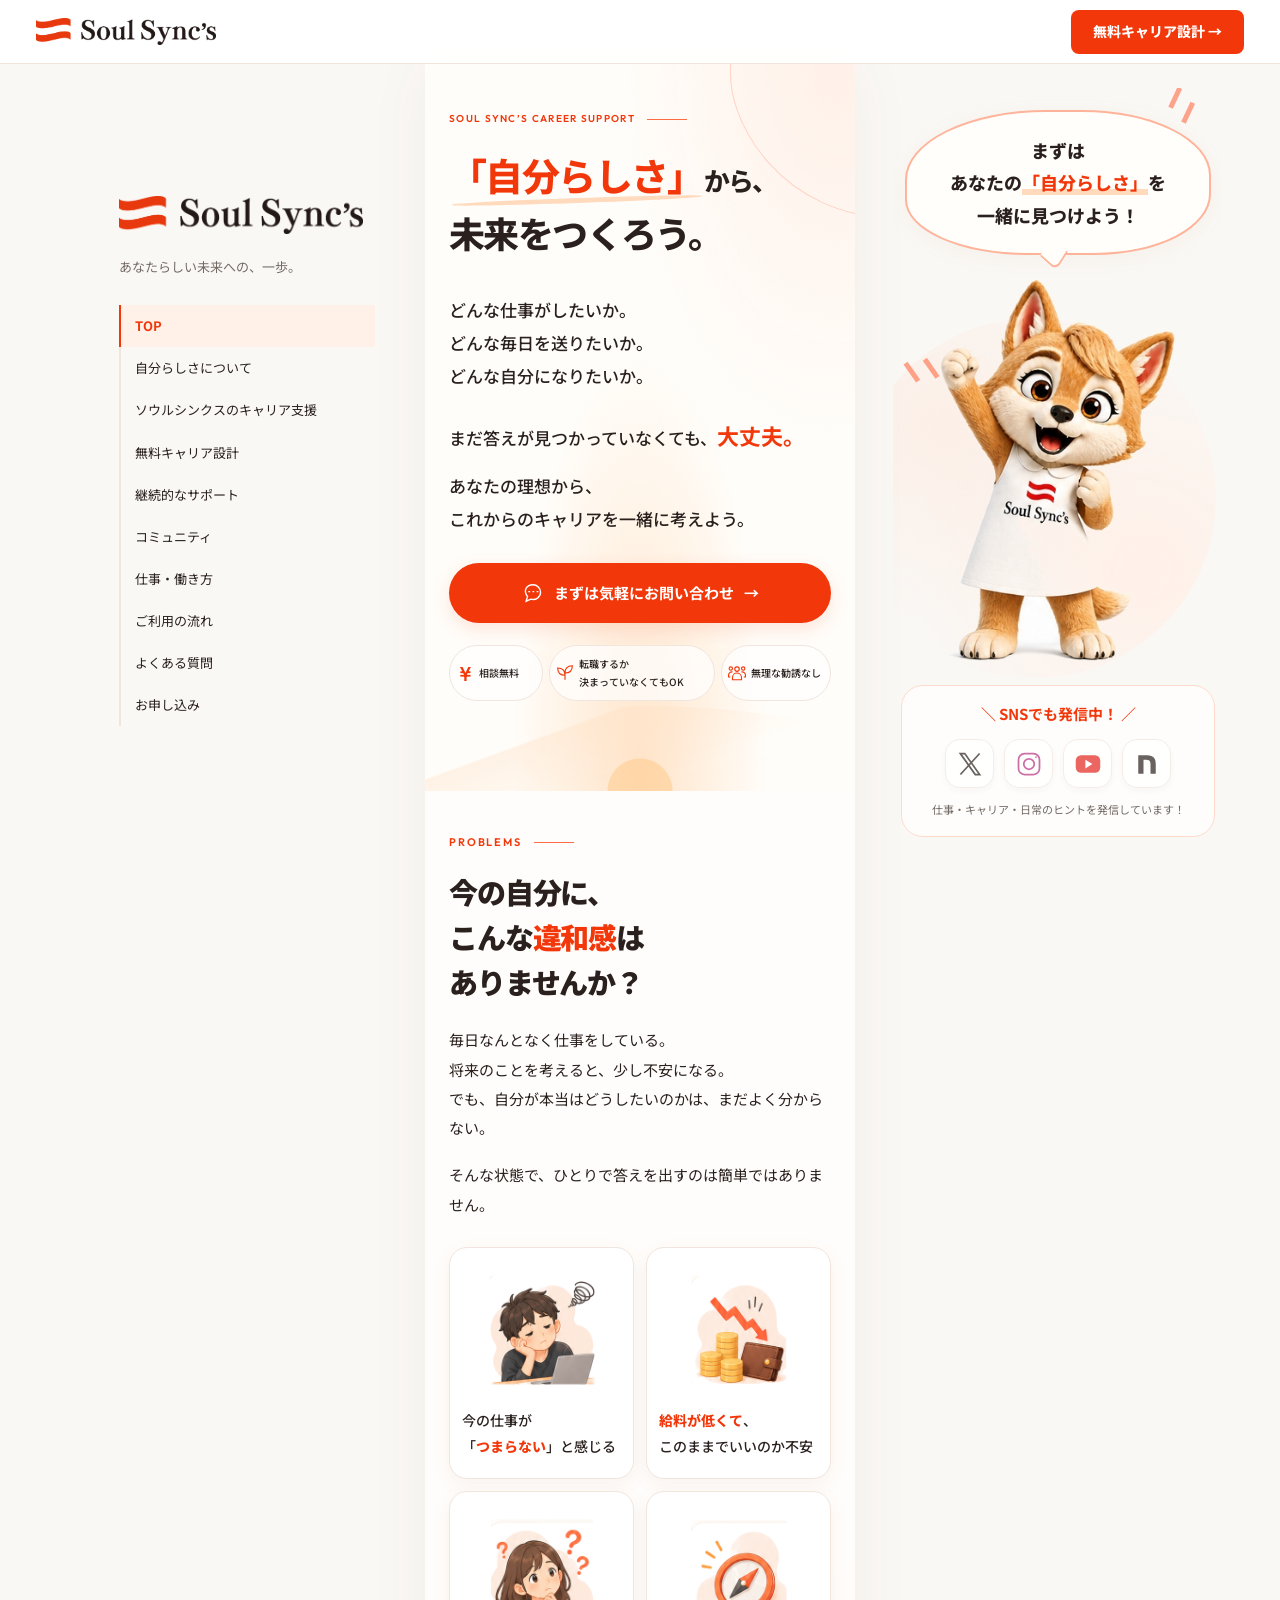
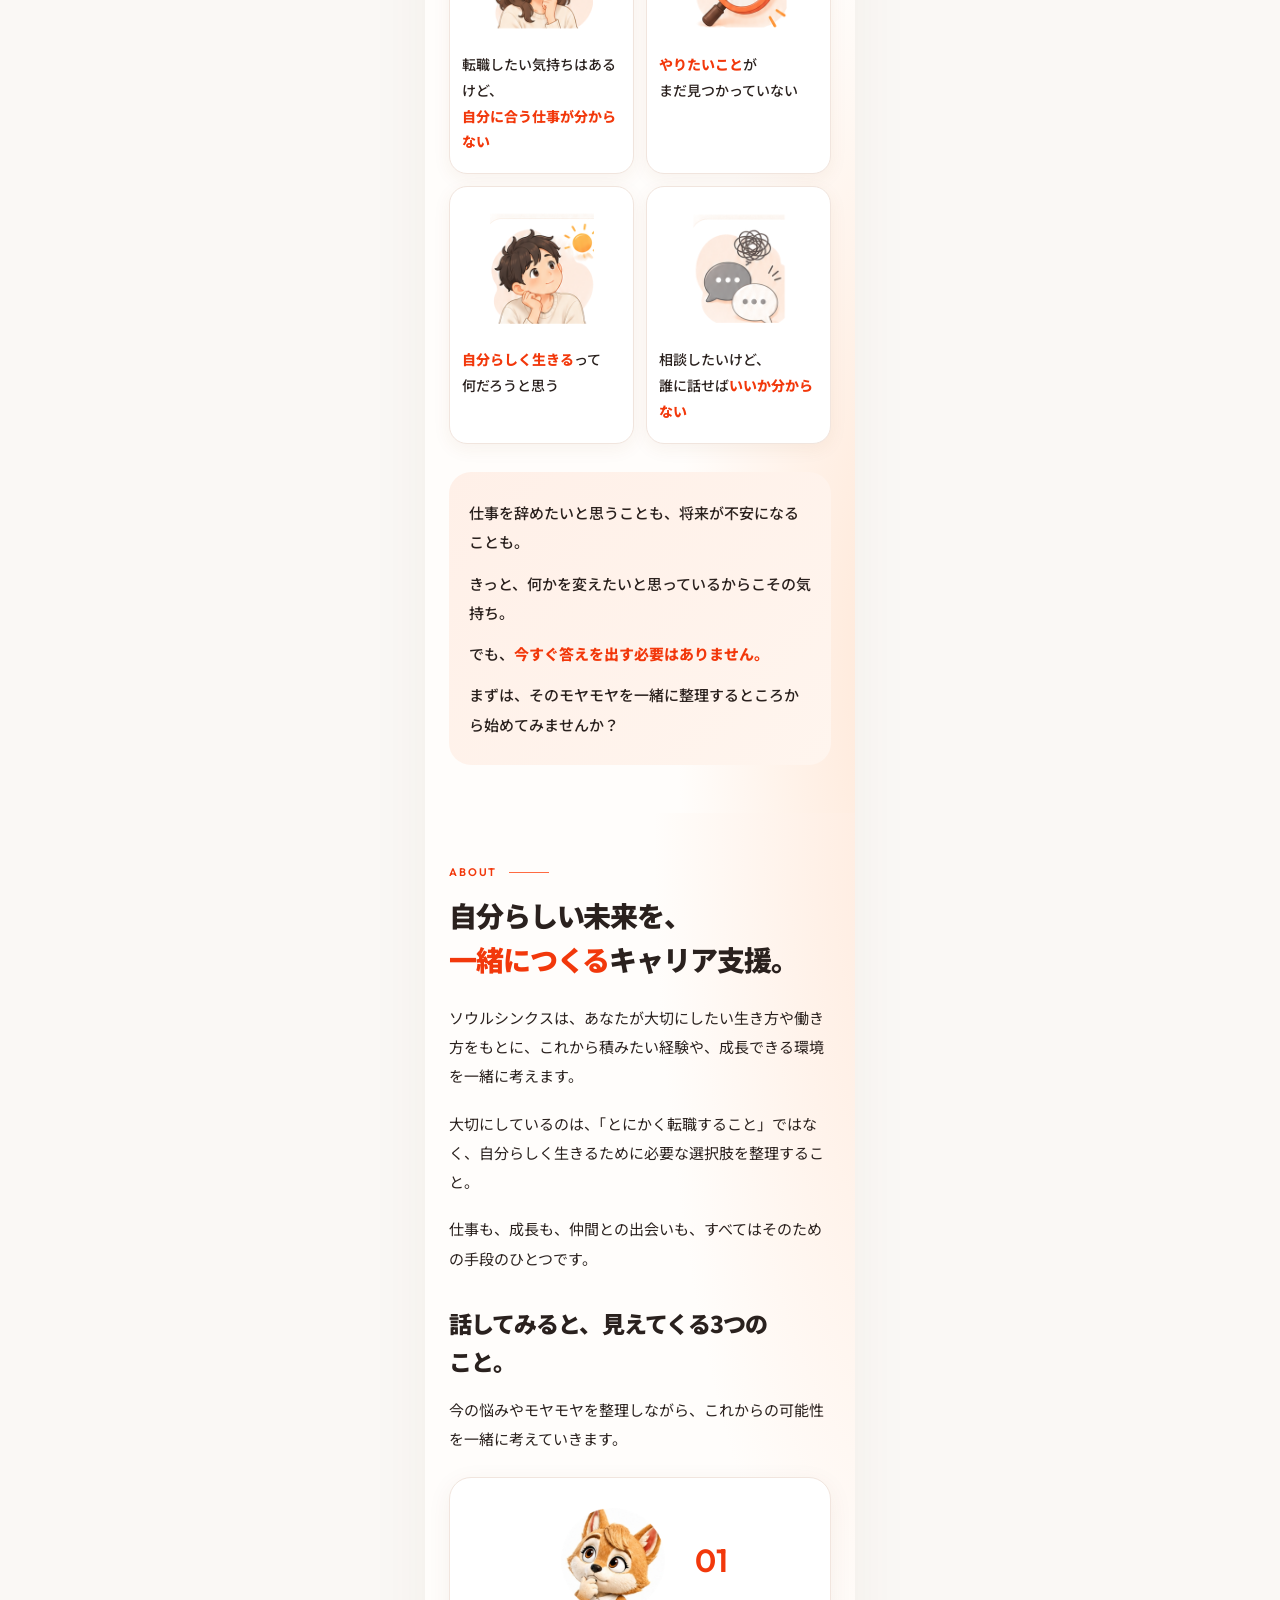
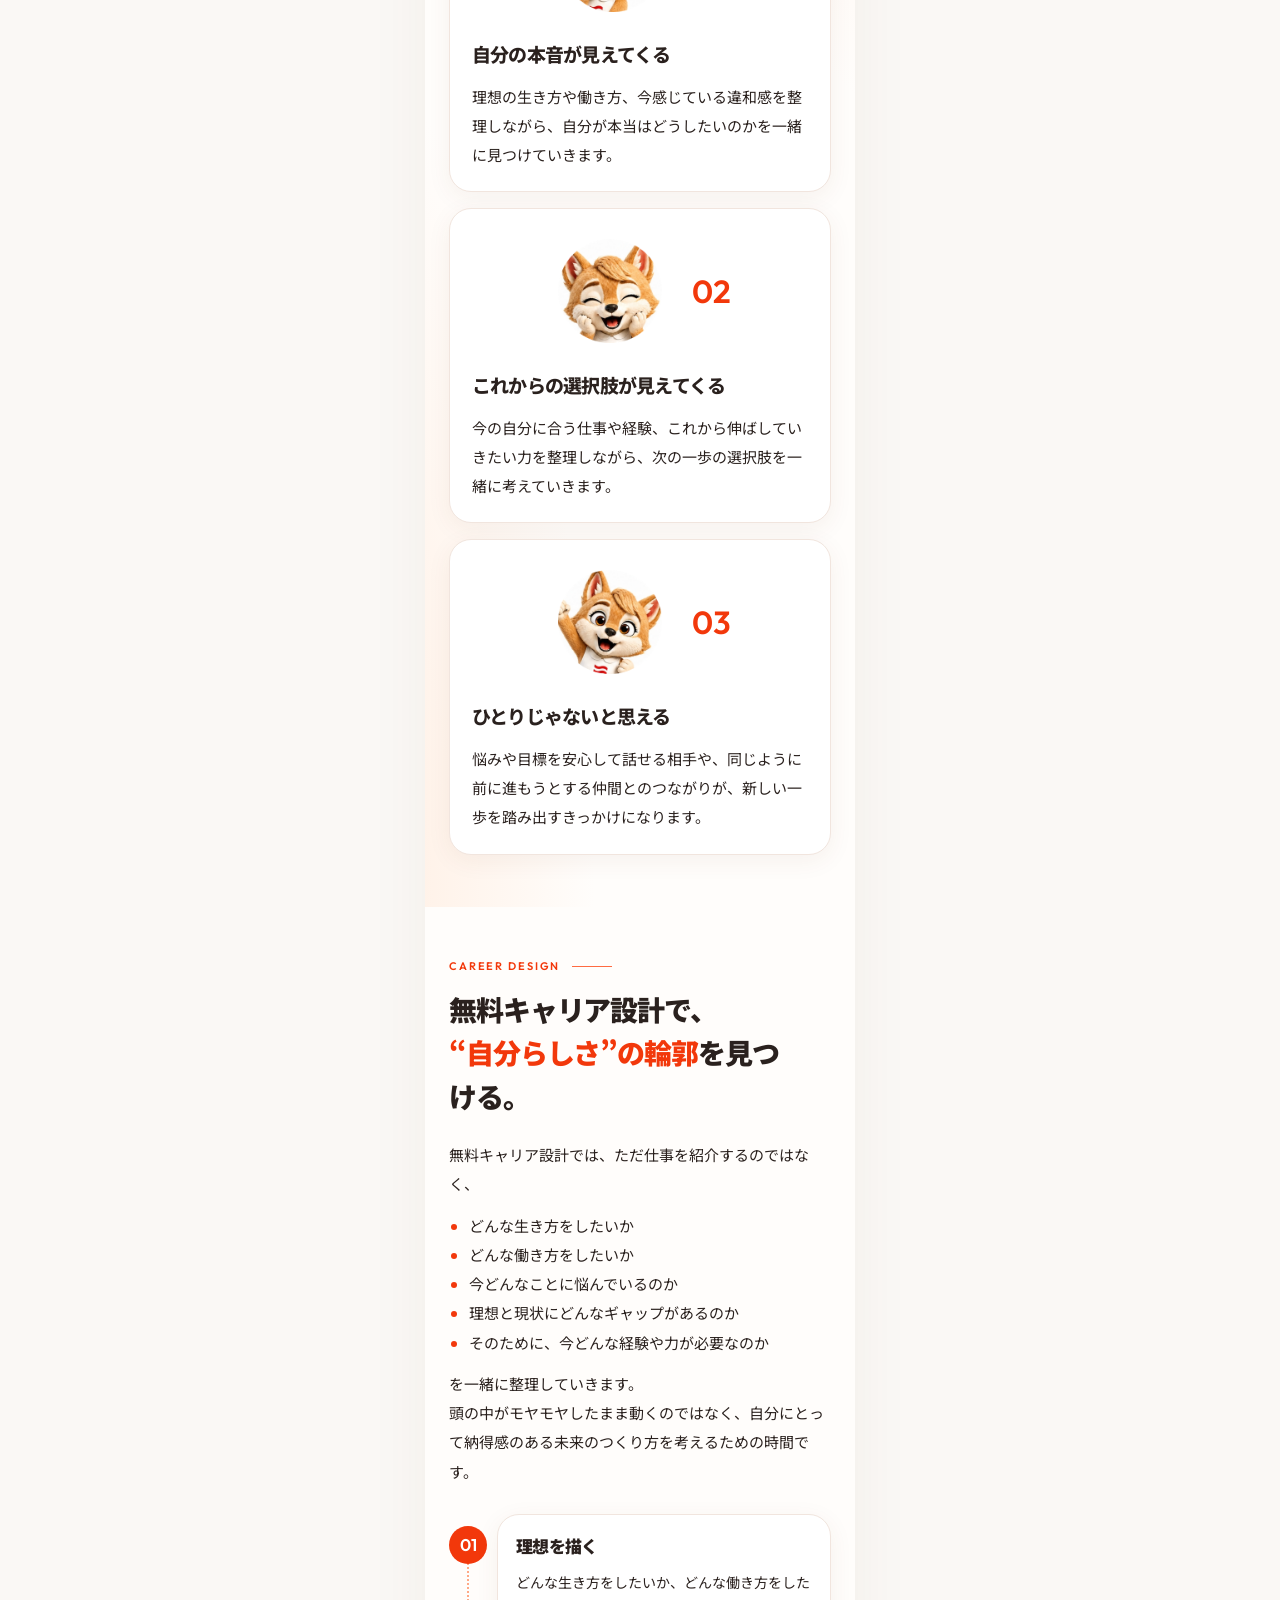
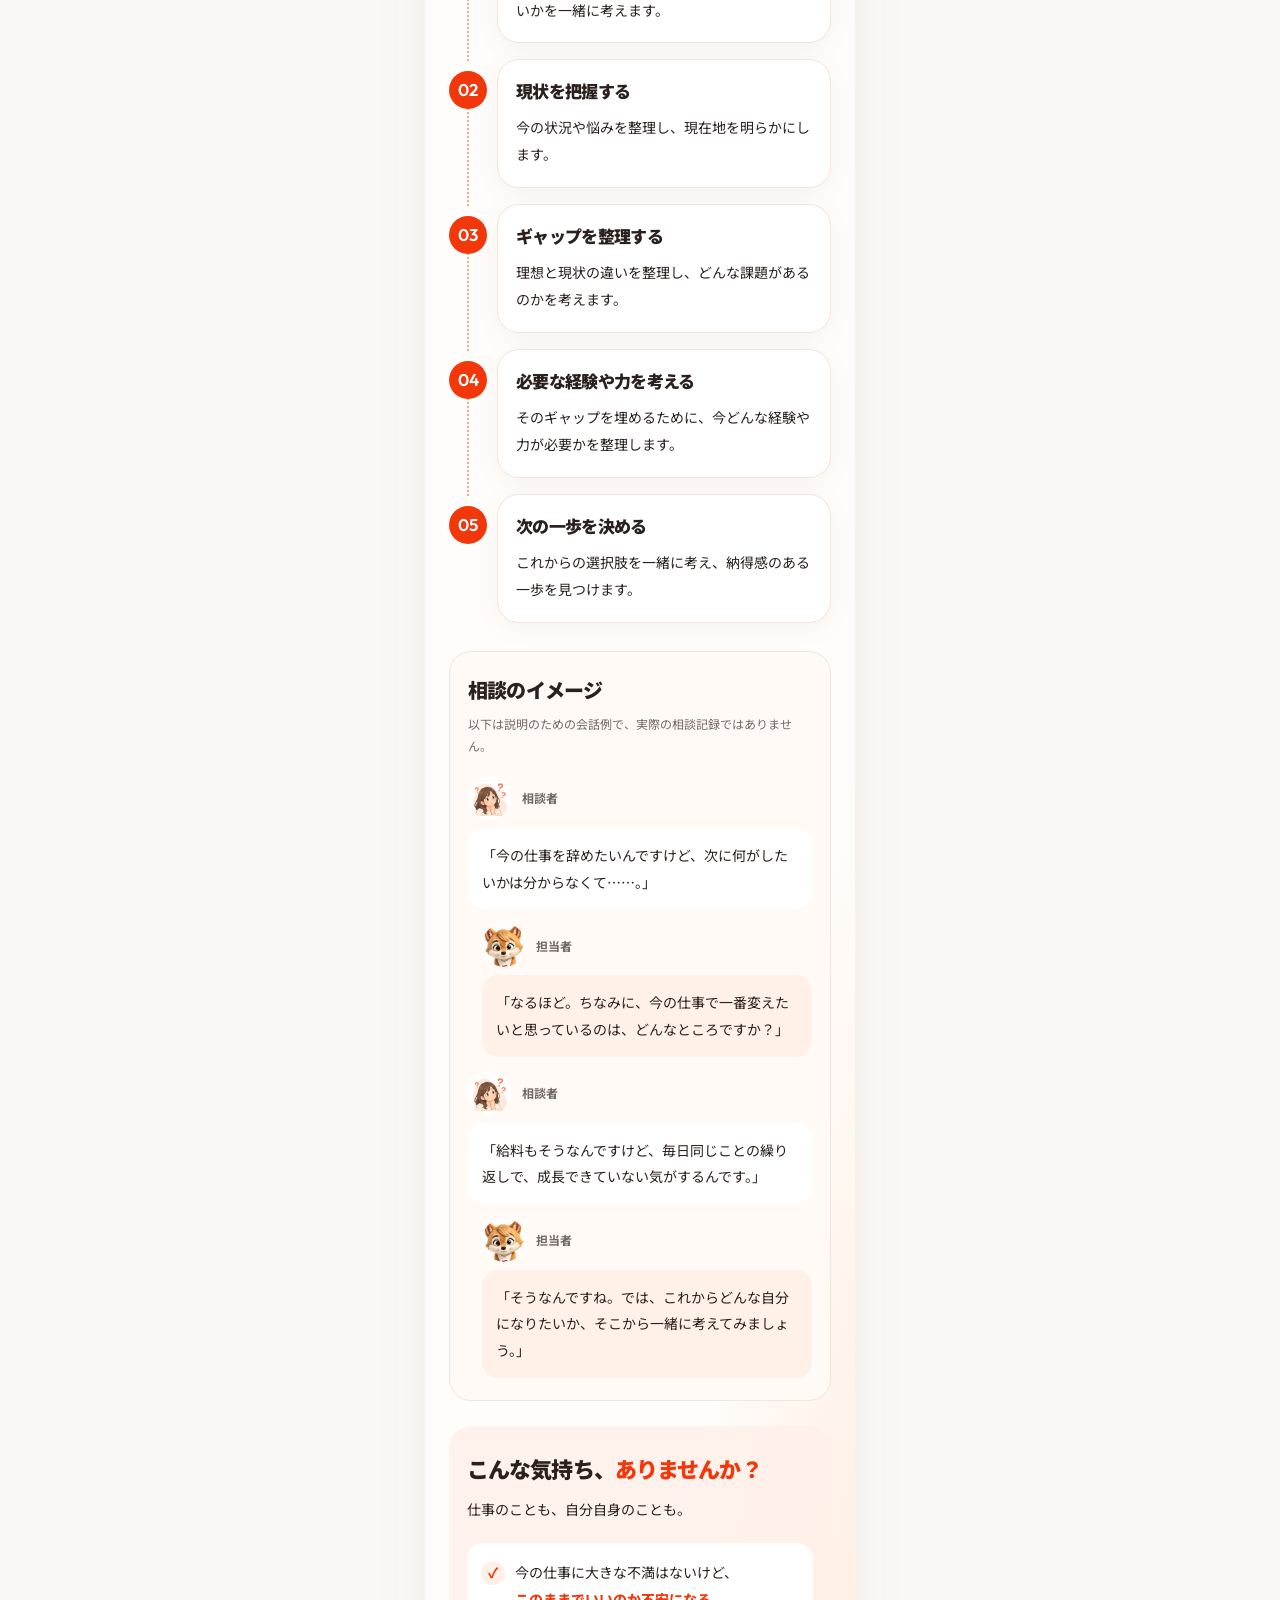
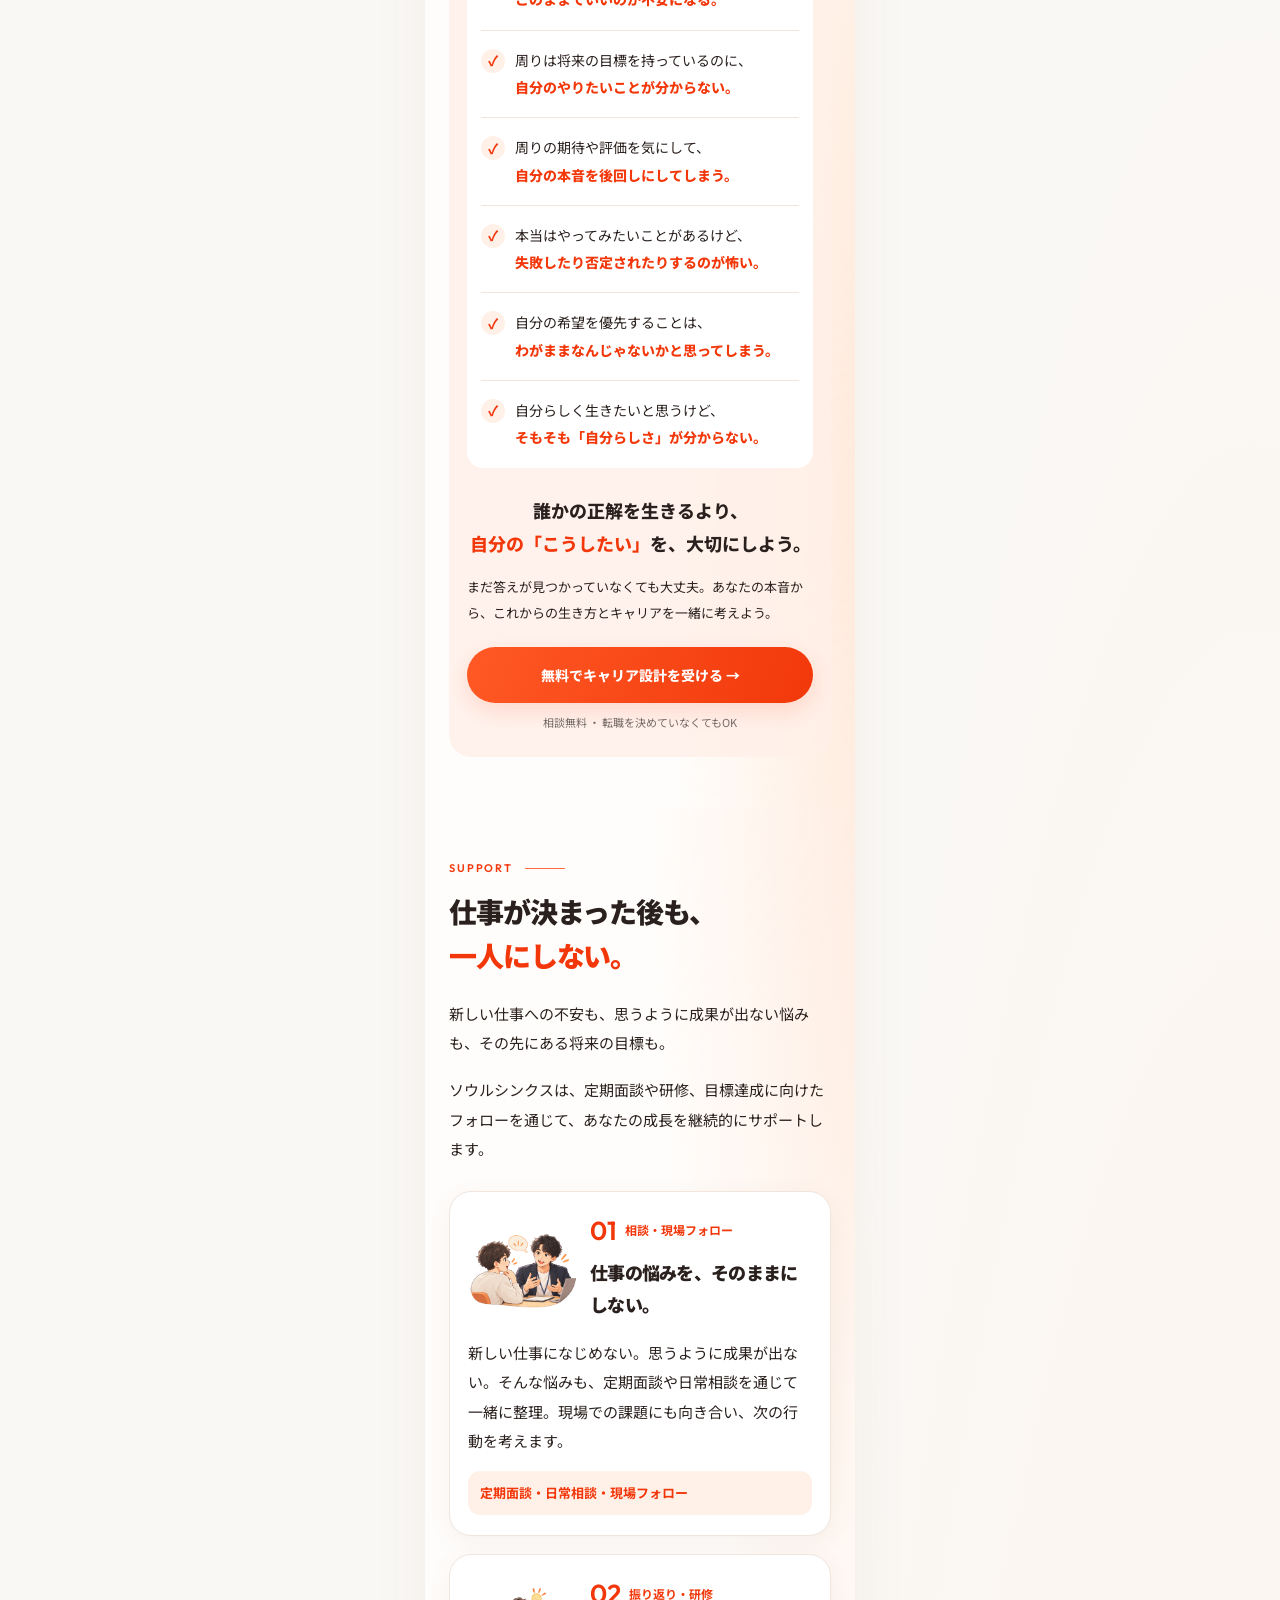
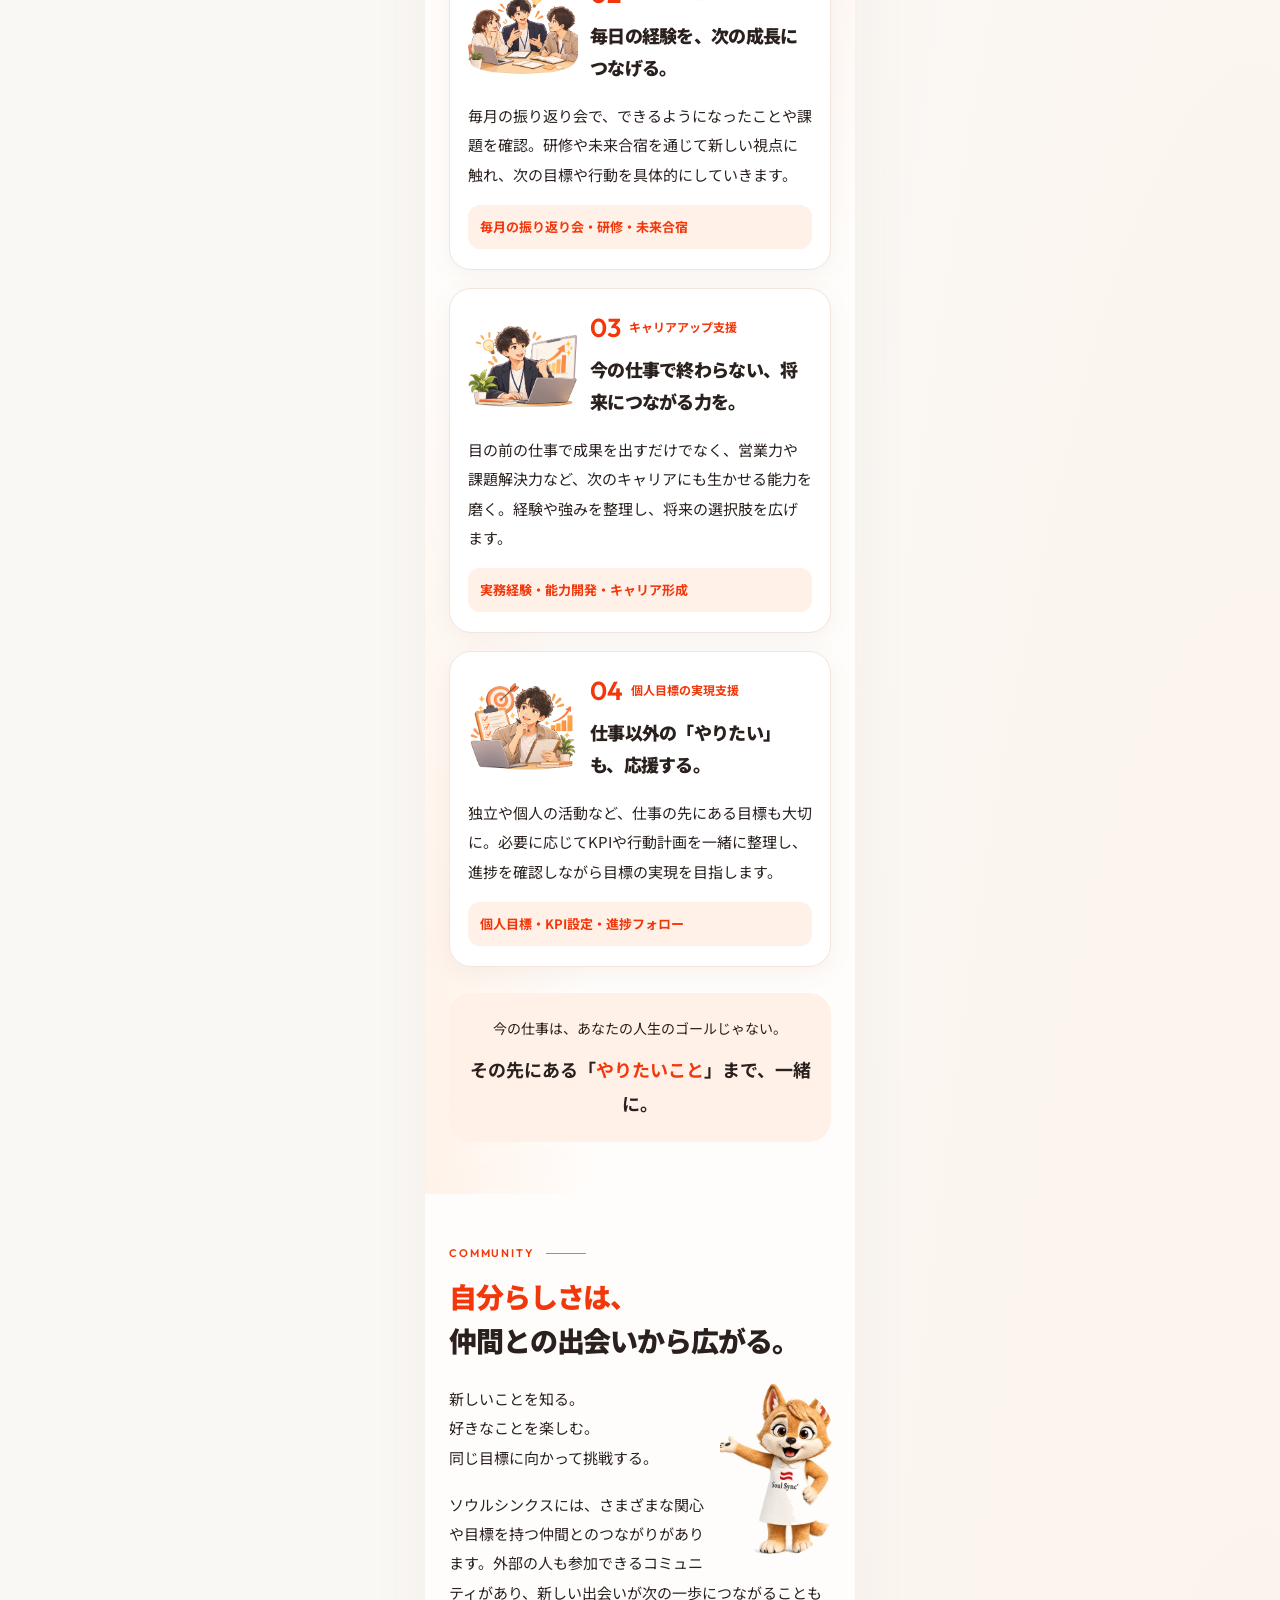
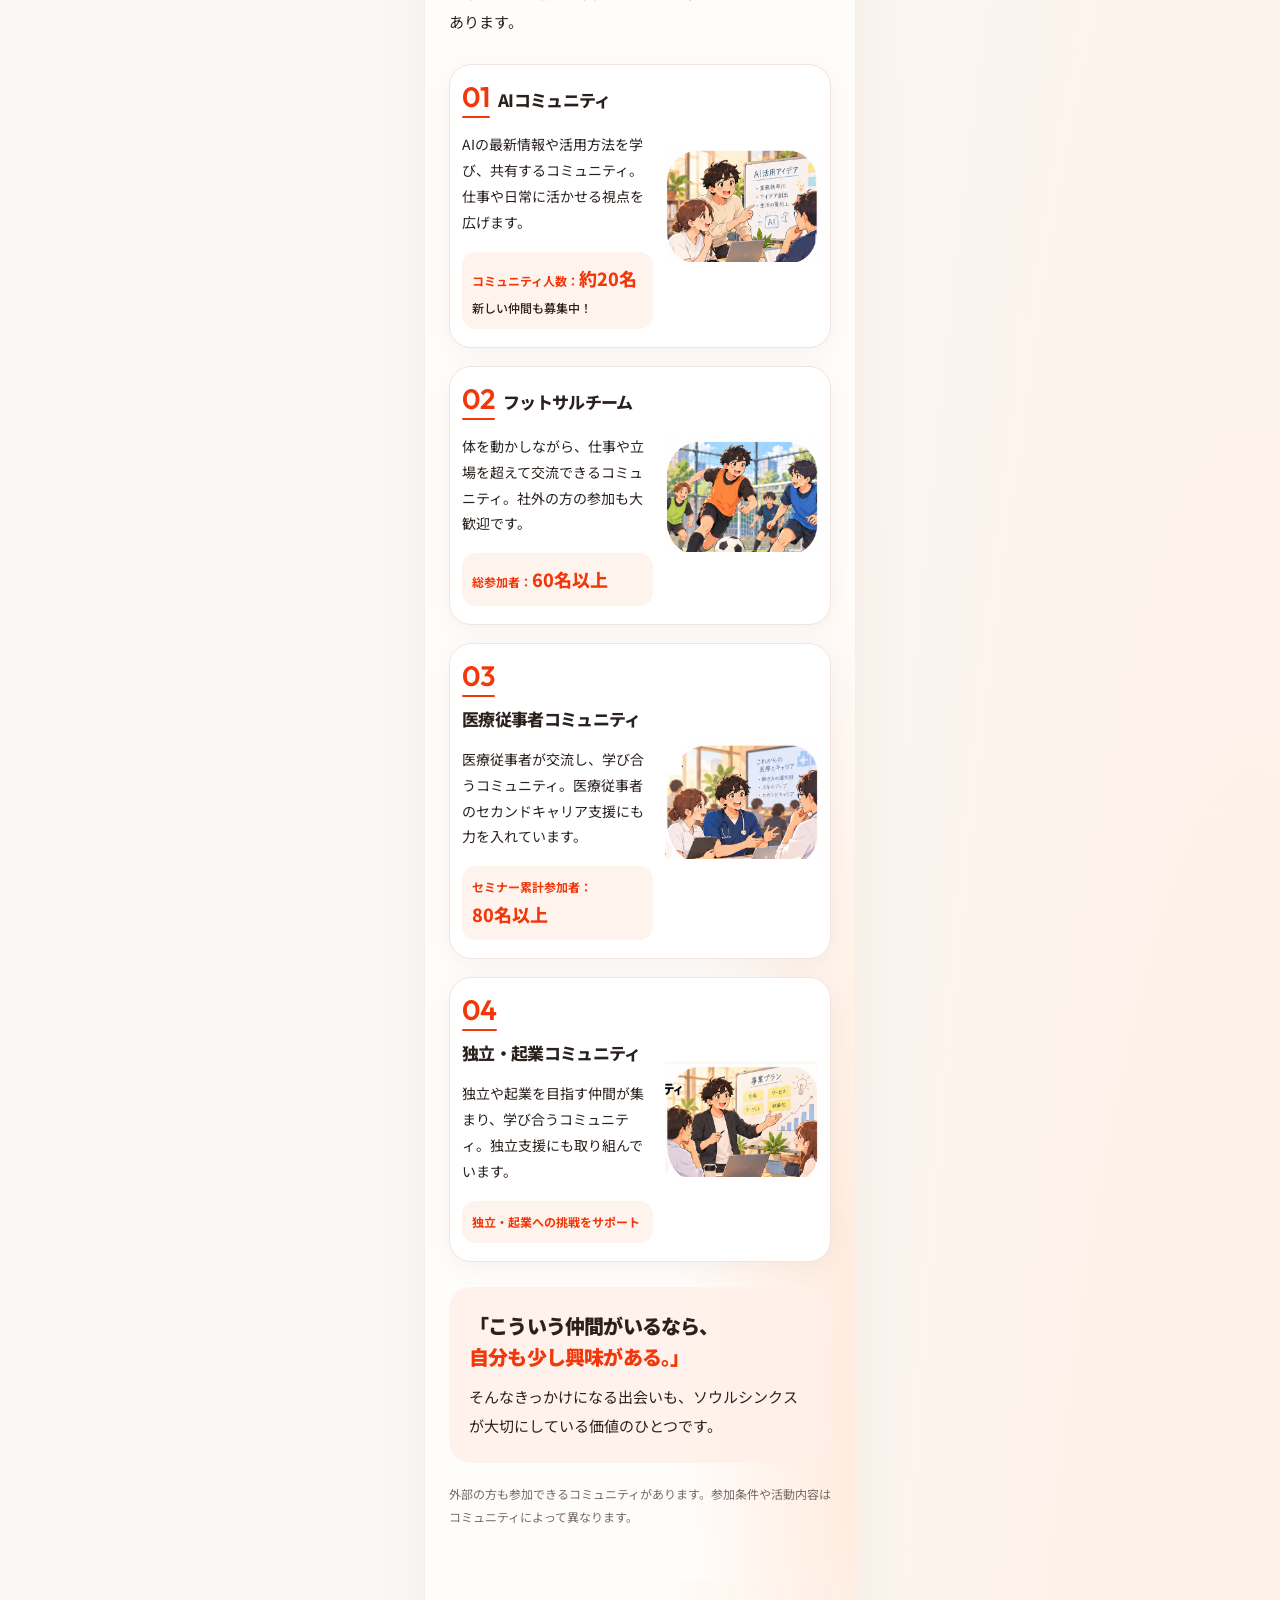
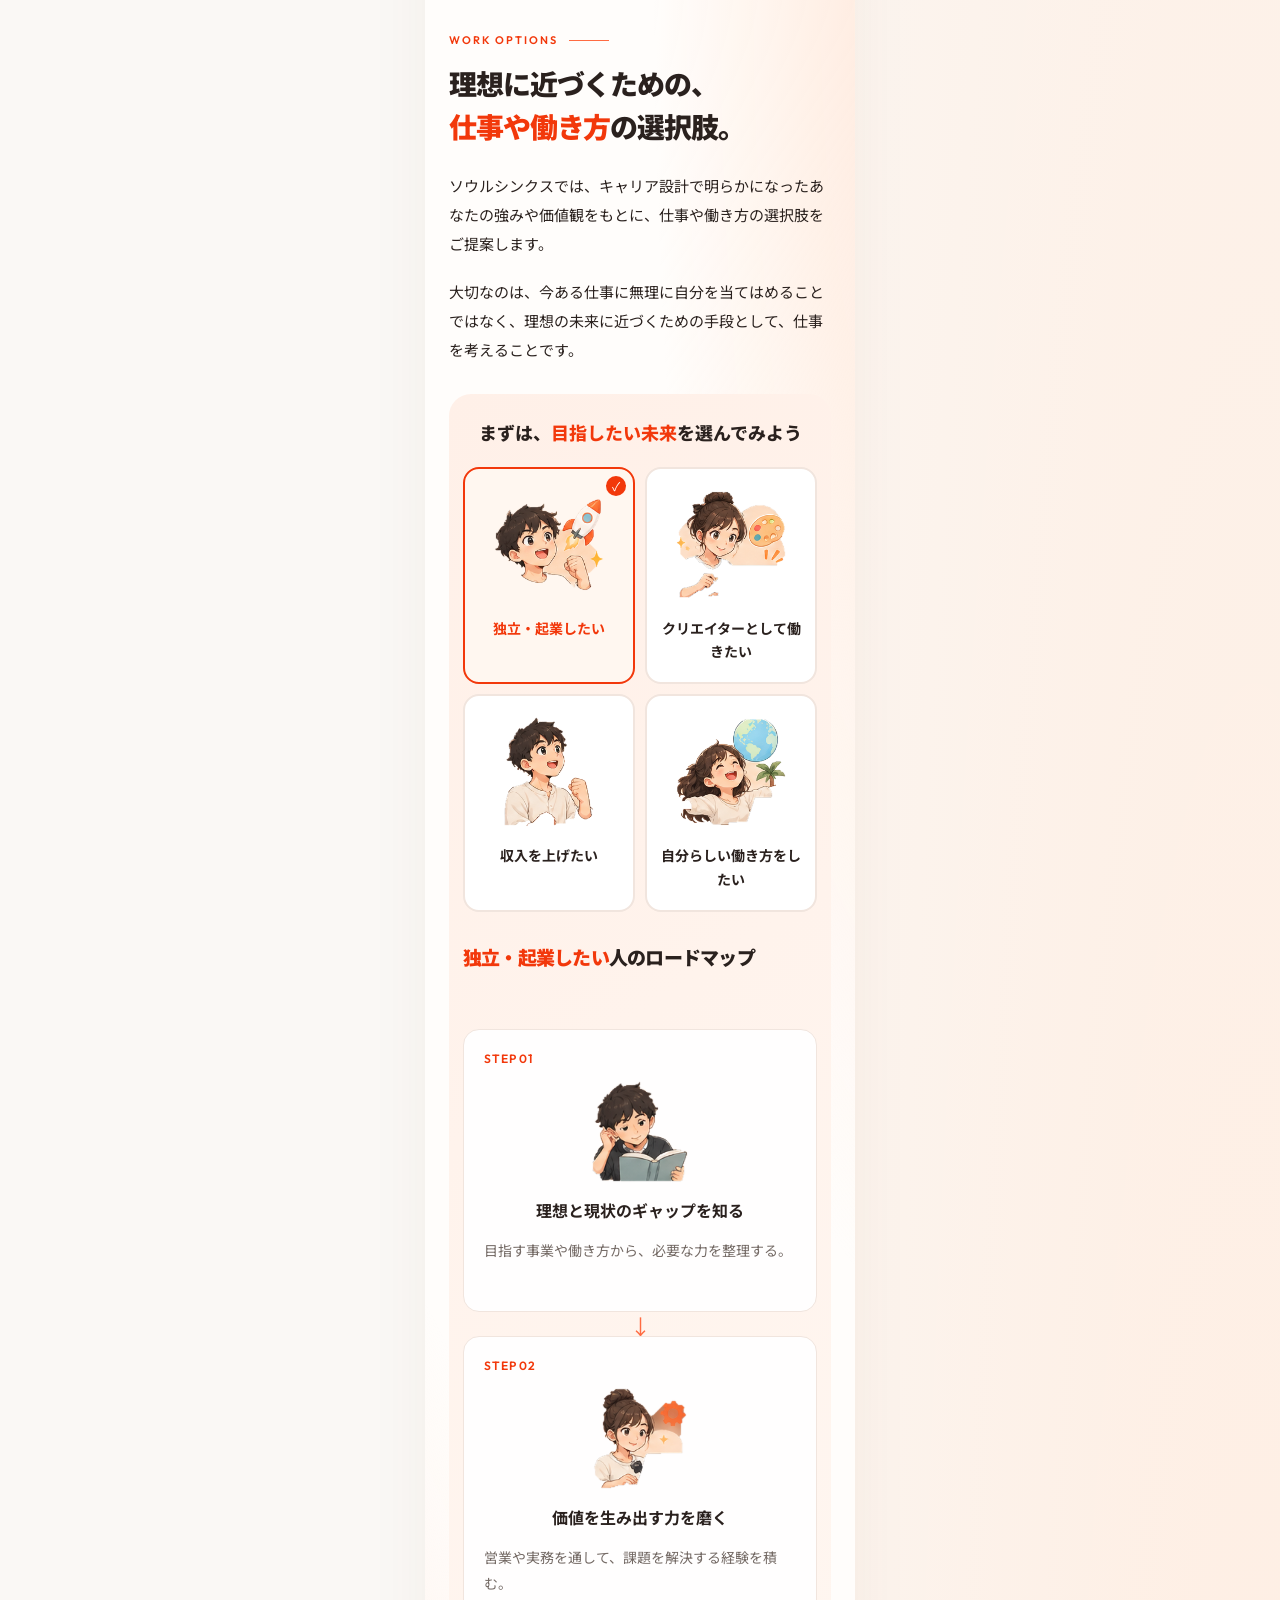
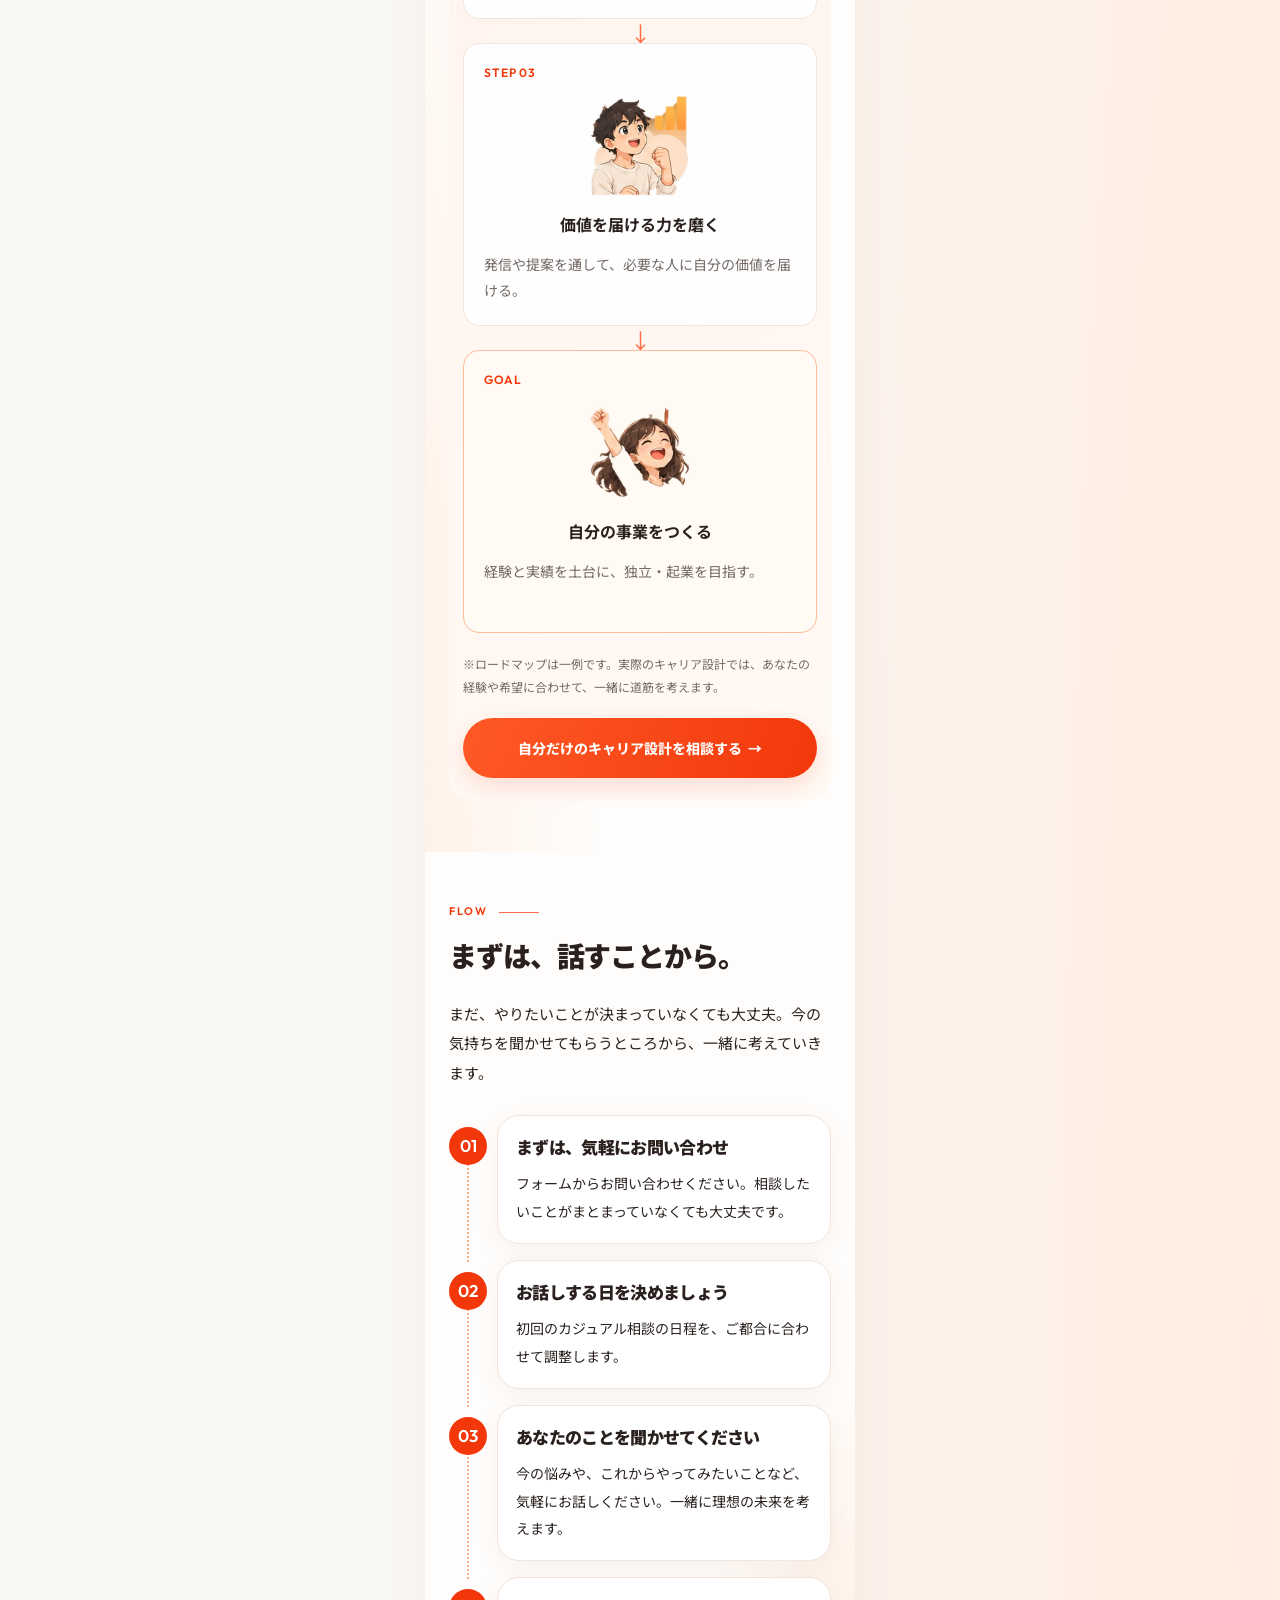
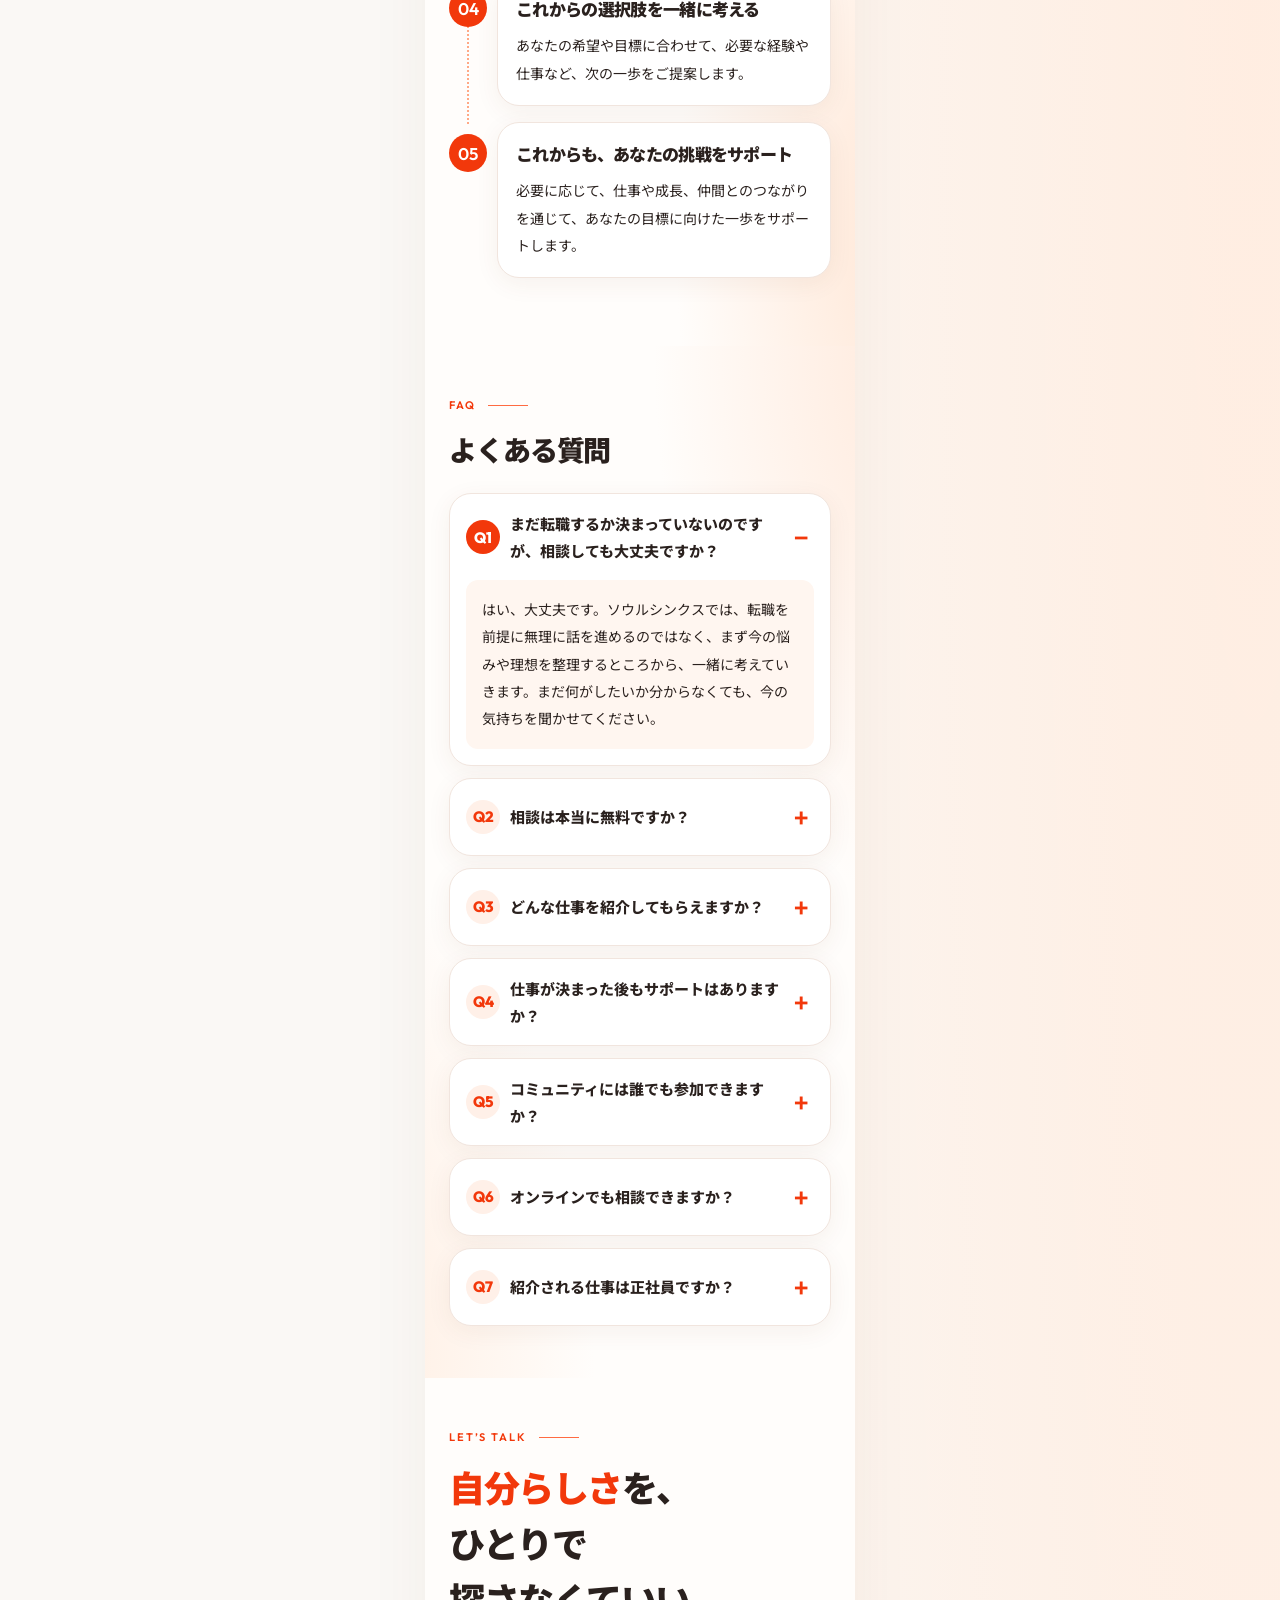
<file: index.html>
<!doctype html><html lang="ja"><head><meta charset="utf-8"><meta name="viewport" content="width=device-width,initial-scale=1"><title>無料キャリア設計 | Soul Sync’s ソウルシンクス</title><meta name="description" content="自分らしい生き方や働き方を、一緒に考える。ソウルシンクスの無料キャリア設計で、理想と今の悩みを整理し、あなたらしい未来への一歩を見つけませんか。"><meta property="og:title" content="自分らしい未来を、一緒につくる | Soul Sync’s"><meta property="og:description" content="仕事・成長・仲間とのつながりを通じて、自分らしい生き方を支援します。"><meta property="og:type" content="website"><meta property="og:locale" content="ja_JP"><meta property="og:url" content="https://example.com/"><meta property="og:image" content="https://example.com/assets/images/mascot/think-chan-front.jpg"><link rel="canonical" href="https://example.com/"><link rel="icon" href="./assets/favicon/favicon.svg" type="image/svg+xml"><link rel="preconnect" href="https://fonts.googleapis.com"><link rel="preconnect" href="https://fonts.gstatic.com" crossorigin><link href="https://fonts.googleapis.com/css2?family=Noto+Sans+JP:wght@400;500;600;700;800;900&family=Outfit:wght@400;500;600;700&display=swap" rel="stylesheet"><link rel="stylesheet" href="./css/style.css"><script src="./js/main.js" defer></script><script src="./js/work-roadmap.js" defer></script></head><body><a class="skip-link" href="#main">本文へ移動</a><header class="header"><a href="#top" aria-label="Soul Sync’s トップ"><img src="./assets/images/logo/soul-syncs.png" width="1024" height="161" alt="Soul Sync’s" class="logo"></a><a class="header-cta" href="#application">無料キャリア設計 →</a><button class="menu-toggle" aria-expanded="false" aria-controls="mobile-nav" aria-label="メニューを開く"><span></span><span></span><span></span></button><nav id="mobile-nav" class="mobile-nav" aria-label="メインメニュー" hidden><a href="#top">TOP</a><a href="#problems">自分らしさについて</a><a href="#about">ソウルシンクスのキャリア支援</a><a href="#career">無料キャリア設計</a><a href="#support">継続的なサポート</a><a href="#community">コミュニティ</a><a href="#work">仕事・働き方</a><a href="#flow">ご利用の流れ</a><a href="#faq">よくある質問</a><a href="#application">お申し込み</a></nav></header><nav class="side-nav" aria-label="セクションナビゲーション"><img src="./assets/images/logo/soul-syncs.png" width="1024" height="161" alt="Soul Sync’s" class="logo"><p>あなたらしい未来への、一歩。</p><a href="#top">TOP</a><a href="#problems">自分らしさについて</a><a href="#about">ソウルシンクスのキャリア支援</a><a href="#career">無料キャリア設計</a><a href="#support">継続的なサポート</a><a href="#community">コミュニティ</a><a href="#work">仕事・働き方</a><a href="#flow">ご利用の流れ</a><a href="#faq">よくある質問</a><a href="#application">お申し込み</a></nav><aside class="side-mascot" aria-label="シンクちゃんとSNSのご案内">
  <div class="side-message"><p>まずは<br>あなたの<span>「自分らしさ」</span>を<br>一緒に見つけよう！</p></div>
  <div class="side-character"><img src="./assets/images/mascot/think-chan-cheer.png" fetchpriority="high" width="289" height="451" alt="ガッツポーズをするソウルシンクスの公式キャラクター シンクちゃん"></div>
  <div class="side-social"><h2>＼ SNSでも発信中！ ／</h2><div class="social-links"><button type="button" class="social-button social-x" data-social="x" disabled aria-label="X（URL準備中）" title="X：URL準備中"><svg viewBox="0 0 32 32" width="28" height="28" fill="none" stroke="currentColor" stroke-width="2" aria-hidden="true"><path d="M5 4h5l17 24h-5L5 4Zm22 0L5 28"/></svg></button><button type="button" class="social-button social-instagram" data-social="instagram" disabled aria-label="Instagram（URL準備中）" title="Instagram：URL準備中"><svg viewBox="0 0 32 32" width="28" height="28" fill="none" stroke="currentColor" stroke-width="2" aria-hidden="true"><rect x="4" y="4" width="24" height="24" rx="7"/><circle cx="16" cy="16" r="6"/><circle cx="24" cy="8" r="1" fill="currentColor" stroke="none"/></svg></button><button type="button" class="social-button social-youtube" data-social="youtube" disabled aria-label="YouTube（URL準備中）" title="YouTube：URL準備中"><svg viewBox="0 0 32 32" width="28" height="28" fill="none" stroke="currentColor" stroke-width="2" aria-hidden="true"><rect x="2" y="6" width="28" height="20" rx="6" fill="currentColor" stroke="none"/><path d="m13 11 8 5-8 5Z" fill="white" stroke="none"/></svg></button><button type="button" class="social-button social-note" data-social="note" disabled aria-label="note（URL準備中）" title="note：URL準備中"><svg viewBox="0 0 32 32" width="28" height="28" fill="none" stroke="currentColor" stroke-width="2" aria-hidden="true"><path d="M6 27V6h10c8 0 10 4 10 10v11h-6V16c0-3-1-5-5-5h-3v16Z" fill="currentColor" stroke="none"/></svg></button></div><p>仕事・キャリア・日常のヒントを発信しています！</p></div>
</aside><main id="main"><section id="top" class="section hero" data-mascot="true" aria-labelledby="hero-heading">
  <p class="section-label">SOUL SYNC’S CAREER SUPPORT</p>
  <div class="hero-main">
    <div class="hero-copy">
      <h1 id="hero-heading" class="main-heading"><span class="hero-heading-line"><span class="hero-heading-accent"><span class="text-unit">「自分らしさ」</span></span><span class="hero-heading-connect">から、</span></span><span class="hero-heading-question">未来をつくろう。</span></h1>
      <p class="sub-copy">どんな仕事がしたいか。<br>どんな毎日を送りたいか。<br>どんな自分になりたいか。</p>
      <p class="reassurance-copy">まだ答えが見つかっていなくても、<span class="hero-reassurance-accent">大丈夫。</span></p>
      <p class="hero-future-copy">あなたの理想から、<br>これからのキャリアを一緒に考えよう。</p>
    </div>
    <div class="hero-character">
      <img src="./assets/images/mascot/think-chan-cheer.png" fetchpriority="high" width="289" height="451" alt="ガッツポーズをするソウルシンクスの公式キャラクター シンクちゃん">
    </div>
  </div>
  <div class="hero-cta">
    <a class="btn btn-primary" href="#application"><span class="hero-cta-icon" aria-hidden="true"><svg viewBox="0 0 32 32" width="26" height="26" fill="none" stroke="currentColor" stroke-width="2" aria-hidden="true"><path d="M27 15c0 7-7 12-14 10l-7 3 2-7C1 12 7 4 16 4c6 0 11 5 11 11Z"/><path d="M10 14h1m5 0h1m5 0h1" stroke-linecap="round"/></svg></span><span>まずは気軽にお問い合わせ</span><span aria-hidden="true">→</span></a>
  </div>
  <ul class="hero-benefits" aria-label="無料相談の特徴">
    <li><span class="hero-benefit-icon" aria-hidden="true">¥</span><span>相談無料</span></li>
    <li><span class="hero-benefit-icon" aria-hidden="true"><svg viewBox="0 0 32 32" width="25" height="25" fill="none" stroke="currentColor" stroke-width="2"><path d="M16 28V15M16 20C5 20 3 12 3 7c10 0 13 6 13 13Zm0-4C16 6 22 3 29 3c0 9-5 13-13 13Z"/></svg></span><span>転職するか<br>決まっていなくてもOK</span></li>
    <li><span class="hero-benefit-icon" aria-hidden="true"><svg viewBox="0 0 32 32" width="25" height="25" fill="none" stroke="currentColor" stroke-width="2"><circle cx="16" cy="9" r="4"/><path d="M8 28v-4a8 8 0 0 1 16 0v4Zm-4-5H1v-3a6 6 0 0 1 7-6m20 9h3v-3a6 6 0 0 0-7-6"/><circle cx="5" cy="8" r="3"/><circle cx="27" cy="8" r="3"/></svg></span><span>無理な勧誘なし</span></li>
  </ul>

  <div class="hero-mobile">
    <h1 class="hero-mobile-heading"><span><em><span class="text-unit">「自分らしさ」</span></em><small>から、</small></span><span>未来をつくろう。</span></h1>
    <p class="hero-mobile-subcopy">理想の生き方から考える、<br>あなただけの<span class="text-unit">キャリア設計</span>。</p>
    <div class="hero-mobile-scene"><p class="hero-mobile-message">まだ答えが<br>見つかっていなくても、<br><strong>大丈夫。</strong></p><img src="./assets/images/mascot/think-chan-mobile-cheer.png" width="1024" height="1536" fetchpriority="high" alt="ガッツポーズで応援するシンクちゃん"></div>
    <a class="btn btn-primary hero-mobile-button" href="#application"><span class="hero-cta-icon" aria-hidden="true"><svg viewBox="0 0 32 32" width="26" height="26" fill="none" stroke="currentColor" stroke-width="2" aria-hidden="true"><path d="M27 15c0 7-7 12-14 10l-7 3 2-7C1 12 7 4 16 4c6 0 11 5 11 11Z"/><path d="M10 14h1m5 0h1m5 0h1" stroke-linecap="round"/></svg></span><span>まずは無料でキャリア設計してみる</span><span aria-hidden="true">→</span></a><ul class="hero-mobile-benefits" aria-label="無料相談の特徴">
    <li><span class="hero-mobile-benefit-icon" aria-hidden="true">¥</span><span>相談無料</span></li>
    <li><span class="hero-mobile-benefit-icon" aria-hidden="true"><svg viewBox="0 0 32 32" width="25" height="25" fill="none" stroke="currentColor" stroke-width="2"><path d="M16 28V15M16 20C5 20 3 12 3 7c10 0 13 6 13 13Zm0-4C16 6 22 3 29 3c0 9-5 13-13 13Z"/></svg></span><span>転職未定でもOK</span></li>
    <li><span class="hero-mobile-benefit-icon" aria-hidden="true"><svg viewBox="0 0 32 32" width="25" height="25" fill="none" stroke="currentColor" stroke-width="2"><circle cx="16" cy="9" r="4"/><path d="M8 28v-4a8 8 0 0 1 16 0v4Zm-4-5H1v-3a6 6 0 0 1 7-6m20 9h3v-3a6 6 0 0 0-7-6"/><circle cx="5" cy="8" r="3"/><circle cx="27" cy="8" r="3"/></svg></span><span>無理な勧誘なし</span></li>
  </ul>
</div>
</section><section id="problems" class="section problems-section" aria-labelledby="problems-heading">
  <p class="section-label">PROBLEMS</p>
  <h2 id="problems-heading" class="section-heading problems-heading">今の自分に、<br><span>こんな<em>違和感</em>は</span><wbr><span>ありませんか？</span></h2>
  <div class="problems-intro"><p>毎日なんとなく仕事をしている。<br>将来のことを考えると、少し不安になる。<br>でも、自分が本当はどうしたいのかは、まだよく分からない。</p><p>そんな状態で、ひとりで答えを出すのは簡単ではありません。</p></div>
  <ul class="problems-cards"><li class="problems-card"><img class="problems-illustration" src="./assets/images/problems/01.png" alt="仕事に退屈を感じ、頬杖をつく人物" width="280" height="280" loading="lazy"><p>今の仕事が<br>「<strong>つまらない</strong>」と感じる</p></li><li class="problems-card"><img class="problems-illustration" src="./assets/images/problems/02.png" alt="下向きの矢印と硬貨、財布" width="280" height="280" loading="lazy"><p><strong>給料が低くて</strong>、<br>このままでいいのか不安</p></li><li class="problems-card"><img class="problems-illustration" src="./assets/images/problems/03.png" alt="転職について考え込む人物" width="280" height="280" loading="lazy"><p>転職したい気持ちはあるけど、<br><strong>自分に合う仕事が分からない</strong></p></li><li class="problems-card"><img class="problems-illustration" src="./assets/images/problems/04.png" alt="進む方向を探すコンパス" width="280" height="280" loading="lazy"><p><strong><span class="text-unit">やりたいこと</span></strong>が<br>まだ見つかっていない</p></li><li class="problems-card"><img class="problems-illustration" src="./assets/images/problems/05.png" alt="自分らしい未来を考える人物" width="280" height="280" loading="lazy"><p><strong>自分らしく生きる</strong>って<br>何だろうと思う</p></li><li class="problems-card"><img class="problems-illustration" src="./assets/images/problems/06.png" alt="相談への迷いを表す吹き出し" width="280" height="280" loading="lazy"><p>相談したいけど、<br>誰に話せば<strong>いいか分からない</strong></p></li></ul>
  <div class="problems-conclusion"><p>仕事を辞めたいと思うことも、将来が不安になることも。</p><p>きっと、何かを変えたいと思っているからこその気持ち。</p><p>でも、<strong>今すぐ答えを出す必要はありません。</strong></p><p>まずは、そのモヤモヤを一緒に整理するところから始めてみませんか？</p></div>
</section><section id="about" class="section"><p class="section-label">ABOUT</p><h2 class="section-heading"><span class="text-unit">自分らしい未来を、</span><br><em><span class="text-unit">一緒につくる</span></em><span class="text-unit">キャリア支援</span>。</h2><p>ソウルシンクスは、あなたが大切にしたい生き方や働き方をもとに、これから積みたい経験や、成長できる環境を一緒に考えます。</p><p>大切にしているのは、「とにかく転職すること」ではなく、自分らしく生きるために必要な選択肢を整理すること。</p><p>仕事も、成長も、仲間との出会いも、すべてはそのための手段のひとつです。</p><div class="about-values"><h3 class="about-values-heading">話してみると、見えてくる3つのこと。</h3><p class="about-values-intro">今の悩みやモヤモヤを整理しながら、これからの可能性を一緒に考えていきます。</p><div class="card-grid about-values-grid"><article class="card about-value-card"><div class="card-content"><div class="about-value-top"><span class="about-value-image"><img src="./assets/images/about/01_thinking.png" alt="考えているシンクちゃん" width="500" height="500" loading="lazy"></span><span class="number">01</span></div><h4>自分の本音が見えてくる</h4><p>理想の生き方や働き方、今感じている違和感を整理しながら、自分が本当はどうしたいのかを一緒に見つけていきます。</p></div></article><article class="card about-value-card"><div class="card-content"><div class="about-value-top"><span class="about-value-image"><img src="./assets/images/about/02_happy.png" alt="大喜びしているシンクちゃん" width="500" height="500" loading="lazy"></span><span class="number">02</span></div><h4>これからの選択肢が見えてくる</h4><p>今の自分に合う仕事や経験、これから伸ばしていきたい力を整理しながら、次の一歩の選択肢を一緒に考えていきます。</p></div></article><article class="card about-value-card"><div class="card-content"><div class="about-value-top"><span class="about-value-image"><img src="./assets/images/about/03_cheer.png" alt="ガッツポーズをするシンクちゃん" width="500" height="500" loading="lazy"></span><span class="number">03</span></div><h4>ひとりじゃないと思える</h4><p>悩みや目標を安心して話せる相手や、同じように前に進もうとする仲間とのつながりが、新しい一歩を踏み出すきっかけになります。</p></div></article></div></div></section><section id="career" class="section"><p class="section-label">CAREER DESIGN</p><h2 class="section-heading"><span class="text-unit">無料キャリア設計で、</span><br><em><span class="text-unit">“自分らしさ”</span>の輪郭</em>を見つける。</h2><p>無料<span class="text-unit">キャリア設計</span>では、ただ仕事を紹介するのではなく、</p><ul class="bullet-list"><li>どんな生き方をしたいか</li><li>どんな働き方をしたいか</li><li>今どんなことに悩んでいるのか</li><li>理想と現状にどんなギャップがあるのか</li><li>そのために、今どんな経験や力が必要なのか</li></ul><p>を一緒に整理していきます。<br>頭の中がモヤモヤしたまま動くのではなく、自分にとって納得感のある未来のつくり方を考えるための時間です。</p><ol class="timeline"><li><span class="step-number">01</span><div class="card"><h3>理想を描く</h3><p>どんな生き方をしたいか、どんな働き方をしたいかを一緒に考えます。</p></div></li><li><span class="step-number">02</span><div class="card"><h3>現状を把握する</h3><p>今の状況や悩みを整理し、現在地を明らかにします。</p></div></li><li><span class="step-number">03</span><div class="card"><h3>ギャップを整理する</h3><p>理想と現状の違いを整理し、どんな課題があるのかを考えます。</p></div></li><li><span class="step-number">04</span><div class="card"><h3>必要な経験や力を考える</h3><p>そのギャップを埋めるために、今どんな経験や力が必要かを整理します。</p></div></li><li><span class="step-number">05</span><div class="card"><h3>次の一歩を決める</h3><p>これからの選択肢を一緒に考え、納得感のある一歩を見つけます。</p></div></li></ol><div class="career-conversation" aria-labelledby="conversation-heading"><h3 id="conversation-heading">相談のイメージ</h3><p class="note">以下は説明のための会話例で、実際の相談記録ではありません。</p><dl><div class="conversation-visitor"><dt><span class="conversation-avatar"><img src="./assets/images/problems/03.png" width="280" height="280" alt="" loading="lazy"></span>相談者</dt><dd>「今の仕事を辞めたいんですけど、次に何がしたいかは分からなくて……。」</dd></div><div class="conversation-advisor"><dt><span class="conversation-avatar"><img src="./assets/images/mascot/think-chan-bow-icon.png" width="500" height="500" alt="" loading="lazy"></span>担当者</dt><dd>「なるほど。ちなみに、今の仕事で一番変えたいと思っているのは、どんなところですか？」</dd></div><div class="conversation-visitor"><dt><span class="conversation-avatar"><img src="./assets/images/problems/03.png" width="280" height="280" alt="" loading="lazy"></span>相談者</dt><dd>「給料もそうなんですけど、毎日同じことの繰り返しで、成長できていない気がするんです。」</dd></div><div class="conversation-advisor"><dt><span class="conversation-avatar"><img src="./assets/images/mascot/think-chan-bow-icon.png" width="500" height="500" alt="" loading="lazy"></span>担当者</dt><dd>「そうなんですね。では、これからどんな自分になりたいか、そこから一緒に考えてみましょう。」</dd></div></dl></div><div class="callout career-empathy"><h3>こんな気持ち、<em>ありませんか？</em></h3><p class="career-empathy-lead">仕事のことも、自分自身のことも。</p><ul class="career-empathy-list"><li><span class="career-empathy-check" aria-hidden="true">✓</span><span>今の仕事に大きな不満はないけど、<strong>このままでいいのか不安になる。</strong></span></li><li><span class="career-empathy-check" aria-hidden="true">✓</span><span>周りは将来の目標を持っているのに、<strong>自分の<span class="text-unit">やりたいこと</span>が分からない。</strong></span></li><li><span class="career-empathy-check" aria-hidden="true">✓</span><span>周りの期待や評価を気にして、<strong>自分の本音を後回しにしてしまう。</strong></span></li><li><span class="career-empathy-check" aria-hidden="true">✓</span><span>本当はやってみたいことがあるけど、<strong>失敗したり否定されたりするのが怖い。</strong></span></li><li><span class="career-empathy-check" aria-hidden="true">✓</span><span>自分の希望を優先することは、<strong>わがままなんじゃないかと思ってしまう。</strong></span></li><li><span class="career-empathy-check" aria-hidden="true">✓</span><span>自分らしく生きたいと思うけど、<strong>そもそも<span class="text-unit">「自分らしさ」</span>が分からない。</strong></span></li></ul><p class="career-empathy-message">誰かの正解を生きるより、<br><em>自分の<span class="text-unit">「こうしたい」</span></em>を、大切にしよう。</p><p class="career-empathy-note">まだ答えが見つかっていなくても大丈夫。あなたの本音から、これからの生き方とキャリアを一緒に考えよう。</p><a class="btn btn-primary career-empathy-cta" href="#application">無料でキャリア設計を受ける →</a><p class="career-empathy-trust">相談無料 ・ 転職を決めていなくてもOK</p></div></section><section id="support" class="section"><p class="section-label">SUPPORT</p><h2 class="section-heading">仕事が決まった後も、<br><em>一人にしない。</em></h2><p>新しい仕事への不安も、思うように成果が出ない悩みも、その先にある将来の目標も。</p><p>ソウルシンクスは、定期面談や研修、目標達成に向けたフォローを通じて、あなたの成長を継続的にサポートします。</p><div class="card-grid support-cards"><article class="card support-card"><div class="support-card-top"><img class="support-illustration" src="./assets/images/support/01_support_consultation.png" width="1254" height="1254" alt="仕事の悩みを相談する二人" loading="lazy"><div class="support-card-heading"><div class="support-category"><span class="number">01</span><span>相談・現場フォロー</span></div><h3>仕事の悩みを、そのままにしない。</h3></div></div><p class="support-description">新しい仕事になじめない。思うように成果が出ない。そんな悩みも、定期面談や日常相談を通じて一緒に整理。現場での課題にも向き合い、次の行動を考えます。</p><p class="support-detail">定期面談・日常相談・現場フォロー</p></article><article class="card support-card"><div class="support-card-top"><img class="support-illustration" src="./assets/images/support/02_support_workshop.png" width="1254" height="1254" alt="仲間と振り返りや研修に取り組む様子" loading="lazy"><div class="support-card-heading"><div class="support-category"><span class="number">02</span><span>振り返り・研修</span></div><h3>毎日の経験を、次の成長につなげる。</h3></div></div><p class="support-description">毎月の振り返り会で、できるようになったことや課題を確認。研修や未来合宿を通じて新しい視点に触れ、次の目標や行動を具体的にしていきます。</p><p class="support-detail">毎月の振り返り会・研修・未来合宿</p></article><article class="card support-card"><div class="support-card-top"><img class="support-illustration" src="./assets/images/support/03_support_growth.png" width="1254" height="1254" alt="成長を表すグラフと前向きな人物" loading="lazy"><div class="support-card-heading"><div class="support-category"><span class="number">03</span><span>キャリアアップ支援</span></div><h3>今の仕事で終わらない、将来につながる力を。</h3></div></div><p class="support-description">目の前の仕事で成果を出すだけでなく、営業力や課題解決力など、次のキャリアにも生かせる能力を磨く。経験や強みを整理し、将来の選択肢を広げます。</p><p class="support-detail">実務経験・能力開発・<span class="text-unit">キャリア形成</span></p></article><article class="card support-card"><div class="support-card-top"><img class="support-illustration" src="./assets/images/support/04_support_kpi_follow.png" width="1254" height="1254" alt="目標と行動計画を考える人物" loading="lazy"><div class="support-card-heading"><div class="support-category"><span class="number">04</span><span>個人目標の実現支援</span></div><h3>仕事以外の<span class="text-unit">「やりたい」も、</span>応援する。</h3></div></div><p class="support-description">独立や個人の活動など、仕事の先にある目標も大切に。必要に応じてKPIや行動計画を一緒に整理し、進捗を確認しながら目標の実現を目指します。</p><p class="support-detail">個人目標・KPI設定・進捗フォロー</p></article></div><div class="support-closing"><p>今の仕事は、あなたの人生のゴールじゃない。</p><p><strong>その先にある<span class="text-unit">「<em>やりたいこと</em>」</span>まで、一緒に。</strong></p></div></section><section id="community" class="section" data-mascot="true"><p class="section-label">COMMUNITY</p><h2 class="section-heading"><em><span class="text-unit">自分らしさ</span>は、</em><br><span class="text-unit">仲間との出会い</span>から広がる。</h2><img class="mascot" loading="lazy" decoding="async" src="./assets/images/mascot/think-chan-guide.png" width="302" height="454" alt="案内するシンクちゃん"><p>新しいことを知る。<br>好きなことを楽しむ。<br>同じ目標に向かって挑戦する。</p><p>ソウルシンクスには、さまざまな関心や目標を持つ仲間とのつながりがあります。外部の人も参加できるコミュニティがあり、新しい出会いが次の一歩につながることもあります。</p><div class="community-cards">
  <article class="community-card" aria-labelledby="community-title-1">
    <div class="community-card-copy">
      <div class="community-card-heading"><span class="community-number" aria-hidden="true">01</span><h3 id="community-title-1">AIコミュニティ</h3></div>
      <p class="community-description">AIの最新情報や活用方法を学び、共有するコミュニティ。仕事や日常に活かせる視点を広げます。</p>
      <div class="community-achievement"><p>コミュニティ人数：<strong>約20名</strong></p><p class="community-recruitment">新しい仲間も募集中！</p></div>
    </div>
    <img class="community-illustration" src="./assets/images/community/01_ai_community.png" width="477" height="352" alt="AIの活用方法について学び合う仲間" loading="lazy">
  </article>
  <article class="community-card" aria-labelledby="community-title-2">
    <div class="community-card-copy">
      <div class="community-card-heading"><span class="community-number" aria-hidden="true">02</span><h3 id="community-title-2">フットサルチーム</h3></div>
      <p class="community-description">体を動かしながら、仕事や立場を超えて交流できるコミュニティ。社外の方の参加も大歓迎です。</p>
      <div class="community-achievement"><p>総参加者：<strong>60名以上</strong></p></div>
    </div>
    <img class="community-illustration" src="./assets/images/community/02_futsal_team.png" width="476" height="351" alt="フットサルを楽しむ仲間" loading="lazy">
  </article>
  <article class="community-card" aria-labelledby="community-title-3">
    <div class="community-card-copy">
      <div class="community-card-heading"><span class="community-number" aria-hidden="true">03</span><h3 id="community-title-3">医療従事者コミュニティ</h3></div>
      <p class="community-description">医療従事者が交流し、学び合うコミュニティ。医療従事者のセカンド<span class="text-unit">キャリア支援</span>にも力を入れています。</p>
      <div class="community-achievement"><p>セミナー累計参加者：<strong>80名以上</strong></p></div>
    </div>
    <img class="community-illustration" src="./assets/images/community/03_medical_community.png" width="477" height="363" alt="医療キャリアについて話し合う医療従事者" loading="lazy">
  </article>
  <article class="community-card" aria-labelledby="community-title-4">
    <div class="community-card-copy">
      <div class="community-card-heading"><span class="community-number" aria-hidden="true">04</span><h3 id="community-title-4">独立・起業コミュニティ</h3></div>
      <p class="community-description">独立や起業を目指す仲間が集まり、学び合うコミュニティ。独立支援にも取り組んでいます。</p>
      <div class="community-achievement"><p>独立・起業への挑戦をサポート</p></div>
    </div>
    <img class="community-illustration" src="./assets/images/community/04_startup_community.png" width="477" height="362" alt="事業プランについて学び合う仲間" loading="lazy">
  </article>
</div><div class="callout"><h3>「こういう仲間がいるなら、<br><em>自分も少し興味がある。」</em></h3><p>そんなきっかけになる出会いも、ソウルシンクスが大切にしている価値のひとつです。</p></div><p class="note">外部の方も参加できるコミュニティがあります。参加条件や活動内容はコミュニティによって異なります。</p></section><section id="work" class="section work-options" aria-labelledby="work-heading">
  <p class="section-label">WORK OPTIONS</p>
  <h2 id="work-heading" class="section-heading">理想に近づくための、<br><em><span class="text-unit">仕事や働き方</span></em>の選択肢。</h2>
  <p>ソウルシンクスでは、<span class="text-unit">キャリア設計</span>で明らかになったあなたの強みや価値観をもとに、<span class="text-unit">仕事や働き方</span>の選択肢をご提案します。</p>
  <p>大切なのは、今ある仕事に無理に自分を当てはめることではなく、理想の未来に近づくための手段として、仕事を考えることです。</p>
  <div class="work-experience">
    <fieldset class="work-choices"><legend><span>まずは、<em>目指したい未来</em>を</span><span>選んでみよう</span></legend><div class="work-choice-grid"><label class="work-choice"><input type="radio" name="work-future" value="independence" aria-controls="work-roadmap" checked><span class="work-choice-body"><span class="work-visual work-visual-01" aria-hidden="true"><img src="./assets/images/work-options/01_choice_independence.png" width="400" height="400" alt="" loading="lazy"></span><span class="work-choice-title">独立・起業したい</span><span class="work-choice-check" aria-hidden="true">✓</span></span></label><label class="work-choice"><input type="radio" name="work-future" value="creator" aria-controls="work-roadmap" ><span class="work-choice-body"><span class="work-visual work-visual-02" aria-hidden="true"><img src="./assets/images/work-options/02_choice_creator.png" width="400" height="400" alt="" loading="lazy"></span><span class="work-choice-title">クリエイターとして働きたい</span><span class="work-choice-check" aria-hidden="true">✓</span></span></label><label class="work-choice"><input type="radio" name="work-future" value="income" aria-controls="work-roadmap" ><span class="work-choice-body"><span class="work-visual work-visual-03" aria-hidden="true"><img src="./assets/images/work-options/03_choice_income.png" width="400" height="400" alt="" loading="lazy"></span><span class="work-choice-title">収入を上げたい</span><span class="work-choice-check" aria-hidden="true">✓</span></span></label><label class="work-choice"><input type="radio" name="work-future" value="freedom" aria-controls="work-roadmap" ><span class="work-choice-body"><span class="work-visual work-visual-04" aria-hidden="true"><img src="./assets/images/work-options/04_choice_freedom.png" width="400" height="400" alt="" loading="lazy"></span><span class="work-choice-title">自分らしい働き方をしたい</span><span class="work-choice-check" aria-hidden="true">✓</span></span></label></div></fieldset>
    <div id="work-roadmap" class="work-roadmap" aria-labelledby="work-roadmap-heading">
      <h3 id="work-roadmap-heading"><span data-roadmap-goal>独立・起業したい</span>人のロードマップ</h3>
      <ol class="work-steps"><li class="work-step"><span class="work-step-label">STEP 01</span><span class="work-visual work-visual-05" aria-hidden="true"><img src="./assets/images/work-options/05_step_learn.png" width="320" height="320" alt="" loading="lazy"></span><h4 class="work-step-title">理想と現状のギャップを知る</h4><p class="work-step-description">目指す事業や働き方から、必要な力を整理する。</p></li><li class="work-step"><span class="work-step-label">STEP 02</span><span class="work-visual work-visual-06" aria-hidden="true"><img src="./assets/images/work-options/06_step_practice.png" width="320" height="320" alt="" loading="lazy"></span><h4 class="work-step-title">価値を生み出す力を磨く</h4><p class="work-step-description">営業や実務を通して、課題を解決する経験を積む。</p></li><li class="work-step"><span class="work-step-label">STEP 03</span><span class="work-visual work-visual-07" aria-hidden="true"><img src="./assets/images/work-options/07_step_growth.png" width="320" height="320" alt="" loading="lazy"></span><h4 class="work-step-title">価値を届ける力を磨く</h4><p class="work-step-description">発信や提案を通して、必要な人に自分の価値を届ける。</p></li><li class="work-step"><span class="work-step-label">GOAL</span><span class="work-visual work-visual-08" aria-hidden="true"><img src="./assets/images/work-options/08_step_goal.png" width="320" height="320" alt="" loading="lazy"></span><h4 class="work-step-title">自分の事業をつくる</h4><p class="work-step-description">経験と実績を土台に、独立・起業を目指す。</p></li></ol>
    </div>
    <p class="work-roadmap-note">※ロードマップは一例です。実際の<span class="text-unit">キャリア設計</span>では、あなたの経験や希望に合わせて、一緒に道筋を考えます。</p>
    <p id="work-roadmap-status" class="work-sr-only" role="status" aria-live="polite" aria-atomic="true"></p>
    <a class="btn btn-primary work-roadmap-cta" href="#application">自分だけのキャリア設計を相談する <span aria-hidden="true">→</span></a>
  </div>
  </section><section id="flow" class="section"><p class="section-label">FLOW</p><h2 class="section-heading">まずは、話すことから。</h2><p>まだ、<span class="text-unit">やりたいこと</span>が決まっていなくても大丈夫。今の気持ちを聞かせてもらうところから、一緒に考えていきます。</p><ol class="timeline"><li><span class="step-number">01</span><div class="card"><h3>まずは、気軽にお問い合わせ</h3><p>フォームからお問い合わせください。相談したいことがまとまっていなくても大丈夫です。</p></div></li><li><span class="step-number">02</span><div class="card"><h3>お話しする日を決めましょう</h3><p>初回のカジュアル相談の日程を、ご都合に合わせて調整します。</p></div></li><li><span class="step-number">03</span><div class="card"><h3>あなたのことを聞かせてください</h3><p>今の悩みや、これからやってみたいことなど、気軽にお話しください。一緒に理想の未来を考えます。</p></div></li><li><span class="step-number">04</span><div class="card"><h3>これからの選択肢を一緒に考える</h3><p>あなたの希望や目標に合わせて、必要な経験や仕事など、次の一歩をご提案します。</p></div></li><li><span class="step-number">05</span><div class="card"><h3>これからも、あなたの挑戦をサポート</h3><p>必要に応じて、仕事や成長、仲間とのつながりを通じて、あなたの目標に向けた一歩をサポートします。</p></div></li></ol></section><section id="faq" class="section"><p class="section-label">FAQ</p><h2 class="section-heading">よくある質問</h2><div class="faq-list"><article class="faq-item"><h3><button class="faq-toggle" aria-expanded="true" aria-controls="answer-1" id="question-1"><span class="faq-number">Q1</span><span>まだ転職するか決まっていないのですが、相談しても大丈夫ですか？</span><span class="faq-sign" aria-hidden="true">−</span></button></h3><div class="faq-answer" id="answer-1" role="region" aria-labelledby="question-1" ><p>はい、大丈夫です。ソウルシンクスでは、転職を前提に無理に話を進めるのではなく、まず今の悩みや理想を整理するところから、一緒に考えていきます。まだ何がしたいか分からなくても、今の気持ちを聞かせてください。</p></div></article><article class="faq-item"><h3><button class="faq-toggle" aria-expanded="false" aria-controls="answer-2" id="question-2"><span class="faq-number">Q2</span><span>相談は本当に無料ですか？</span><span class="faq-sign" aria-hidden="true">+</span></button></h3><div class="faq-answer" id="answer-2" role="region" aria-labelledby="question-2" hidden><p>無料<span class="text-unit">キャリア設計</span>の相談は無料です。まずはお気軽に、今のお悩みや理想をお聞かせください。</p></div></article><article class="faq-item"><h3><button class="faq-toggle" aria-expanded="false" aria-controls="answer-3" id="question-3"><span class="faq-number">Q3</span><span>どんな仕事を紹介してもらえますか？</span><span class="faq-sign" aria-hidden="true">+</span></button></h3><div class="faq-answer" id="answer-3" role="region" aria-labelledby="question-3" hidden><p>営業、人材、クリエイティブ、ジム関連など、ご本人の目標や適性に合わせて選択肢を考えます。ご紹介できる内容はタイミングによって異なります。</p></div></article><article class="faq-item"><h3><button class="faq-toggle" aria-expanded="false" aria-controls="answer-4" id="question-4"><span class="faq-number">Q4</span><span>仕事が決まった後もサポートはありますか？</span><span class="faq-sign" aria-hidden="true">+</span></button></h3><div class="faq-answer" id="answer-4" role="region" aria-labelledby="question-4" hidden><p>はい。定期面談や日常相談、振り返り、研修など、必要に応じて継続的にサポートします。</p></div></article><article class="faq-item"><h3><button class="faq-toggle" aria-expanded="false" aria-controls="answer-5" id="question-5"><span class="faq-number">Q5</span><span>コミュニティには誰でも参加できますか？</span><span class="faq-sign" aria-hidden="true">+</span></button></h3><div class="faq-answer" id="answer-5" role="region" aria-labelledby="question-5" hidden><p>外部の方も参加できるコミュニティがあります。参加条件や活動内容はコミュニティによって異なりますので、ご相談時にご確認ください。</p></div></article><article class="faq-item"><h3><button class="faq-toggle" aria-expanded="false" aria-controls="answer-6" id="question-6"><span class="faq-number">Q6</span><span>オンラインでも相談できますか？</span><span class="faq-sign" aria-hidden="true">+</span></button></h3><div class="faq-answer" id="answer-6" role="region" aria-labelledby="question-6" hidden><p>オンラインでの相談についても、日程調整の際にご希望をお聞かせください。</p></div></article><article class="faq-item"><h3><button class="faq-toggle" aria-expanded="false" aria-controls="answer-7" id="question-7"><span class="faq-number">Q7</span><span>紹介される仕事は正社員ですか？</span><span class="faq-sign" aria-hidden="true">+</span></button></h3><div class="faq-answer" id="answer-7" role="region" aria-labelledby="question-7" hidden><p>業務委託を中心としており、雇用形態や契約条件は案件によって異なります。具体的な条件は個別にご案内します。</p></div></article></div></section><section id="final-cta" class="section final-cta" data-mascot="true"><p class="section-label">LET’S TALK</p><h2 class="section-heading"><em><span class="text-unit">自分らしさ</span></em>を、<br>ひとりで<br>探さなくていい。</h2><img class="mascot" loading="lazy" decoding="async" src="./assets/images/mascot/think-chan-guide.png" width="302" height="454" alt="ソウルシンクスのキャラクター シンクちゃん"><p>今の仕事のことでも、将来のことでも、まとまっていない気持ちでも。</p><p>まずは、あなたの話を聞かせてください。</p><p>無料<span class="text-unit">キャリア設計</span>で、これからの一歩を一緒に考えます。</p><a class="btn btn-primary" href="#application">まずは気軽にお問い合わせ<span aria-hidden="true"> →</span></a><ul class="hero-benefits" aria-label="無料相談の特徴">
    <li><span class="hero-benefit-icon" aria-hidden="true">¥</span><span>相談無料</span></li>
    <li><span class="hero-benefit-icon" aria-hidden="true"><svg viewBox="0 0 32 32" width="25" height="25" fill="none" stroke="currentColor" stroke-width="2"><path d="M16 28V15M16 20C5 20 3 12 3 7c10 0 13 6 13 13Zm0-4C16 6 22 3 29 3c0 9-5 13-13 13Z"/></svg></span><span>転職するか<br>決まっていなくてもOK</span></li>
    <li><span class="hero-benefit-icon" aria-hidden="true"><svg viewBox="0 0 32 32" width="25" height="25" fill="none" stroke="currentColor" stroke-width="2"><circle cx="16" cy="9" r="4"/><path d="M8 28v-4a8 8 0 0 1 16 0v4Zm-4-5H1v-3a6 6 0 0 1 7-6m20 9h3v-3a6 6 0 0 0-7-6"/><circle cx="5" cy="8" r="3"/><circle cx="27" cy="8" r="3"/></svg></span><span>無理な勧誘なし</span></li>
  </ul></section><section id="application" class="section application"><p class="section-label">CONTACT</p><h2 class="section-heading">あなたのこれからを、<br><em>一緒に考えよう。</em></h2><p class="center"><span class="text-unit">やりたいこと</span>が決まっていなくても大丈夫。<br>まずは気軽にお話ししましょう。</p><ul class="contact-reassurance"><li>相談無料・オンライン対応</li><li>転職を決めていなくてもOK</li><li>無理に仕事を紹介することはありません</li></ul><form id="application-form" class="form card" name="career-consultation" method="POST" action="/" data-netlify="true" netlify-honeypot="bot-field" novalidate><input type="hidden" name="form-name" value="career-consultation"><div hidden aria-hidden="true"><label>この項目は入力しないでください<input name="bot-field" tabindex="-1" autocomplete="off"></label></div><div id="form-errors" class="form-summary" role="alert" tabindex="-1" hidden></div><div class="field"><label for="name">お名前<span class="badge">必須</span></label><input id="name" name="name" type="text" autocomplete="name" placeholder="例：山田 太郎" maxlength="100" aria-describedby="name-error" required><p class="field-error" id="name-error"></p></div><div class="field"><label for="email">メールアドレス<span class="badge">必須</span></label><input id="email" name="email" type="email" autocomplete="email" inputmode="email" autocapitalize="none" spellcheck="false" placeholder="example@gmail.com" aria-describedby="email-hint email-error" required><p class="field-hint" id="email-hint">担当者からのご連絡に使用します。</p><p class="field-error" id="email-error"></p></div><div class="field"><label for="consultation">相談したいこと（任意）</label><textarea id="consultation" name="message" rows="5" maxlength="3000" placeholder="例：&#10;・今の仕事を続けるか迷っている&#10;・自分に合う仕事を見つけたい&#10;・将来やりたいことが分からない" aria-describedby="consultation-hint"></textarea><p class="field-hint" id="consultation-hint">まだ決まっていない方は、空欄のままで大丈夫です。</p></div><div class="field"><p class="field-label">個人情報の取り扱いへの同意<span class="badge">必須</span></p><label class="consent" for="consent"><input id="consent" name="privacyConsent" type="checkbox" value="agreed" required aria-describedby="consent-error"><span><a href="/privacy-policy" class="privacy-link" target="_blank" rel="noopener noreferrer">プライバシーポリシー</a>に同意します</span></label><p class="field-error" id="consent-error"></p></div><button class="btn btn-primary" type="submit">無料でキャリア設計に申し込む →</button><p class="note">申し込み後、担当者からメールでご連絡します。</p><p id="form-status" role="status" tabindex="-1"></p></form></section></main><footer class="footer"><img src="./assets/images/logo/soul-syncs.png" width="1024" height="161" alt="Soul Sync’s" class="logo"><p>株式会社ソウルシンクス</p><a href="/privacy-policy" class="privacy-link" target="_blank" rel="noopener noreferrer">プライバシーポリシー</a><small>© Soul Sync’s</small></footer><dialog id="privacy" aria-labelledby="privacy-title"><h2 id="privacy-title">プライバシーポリシー</h2><p>正式なプライバシーポリシーは準備中です。</p><p>このサイトは現在デモです。フォームの入力情報は送信・保存されません。公開前に、個人情報の利用目的、管理方法、第三者提供、お問い合わせ窓口などを記載した正式なポリシーへ差し替えてください。</p><form method="dialog"><button class="btn" autofocus>閉じる</button></form></dialog></body></html>
</file>
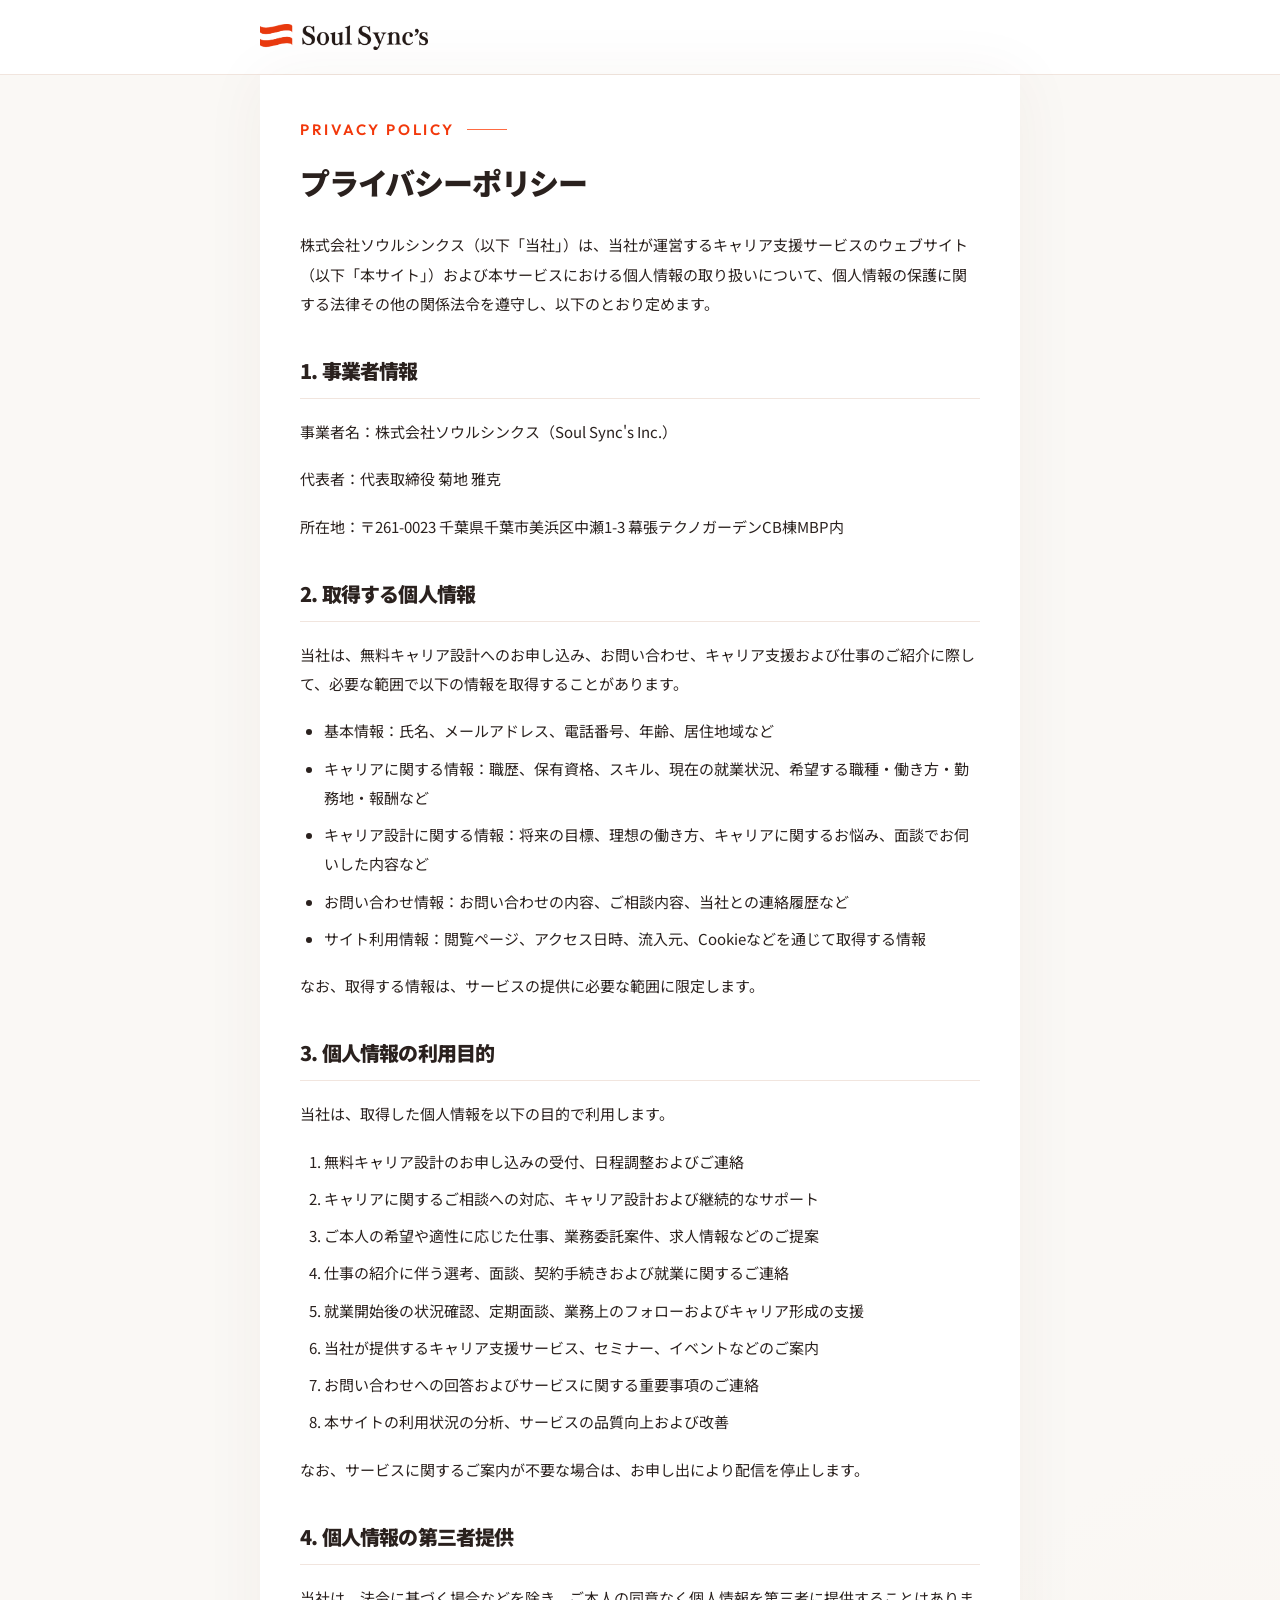
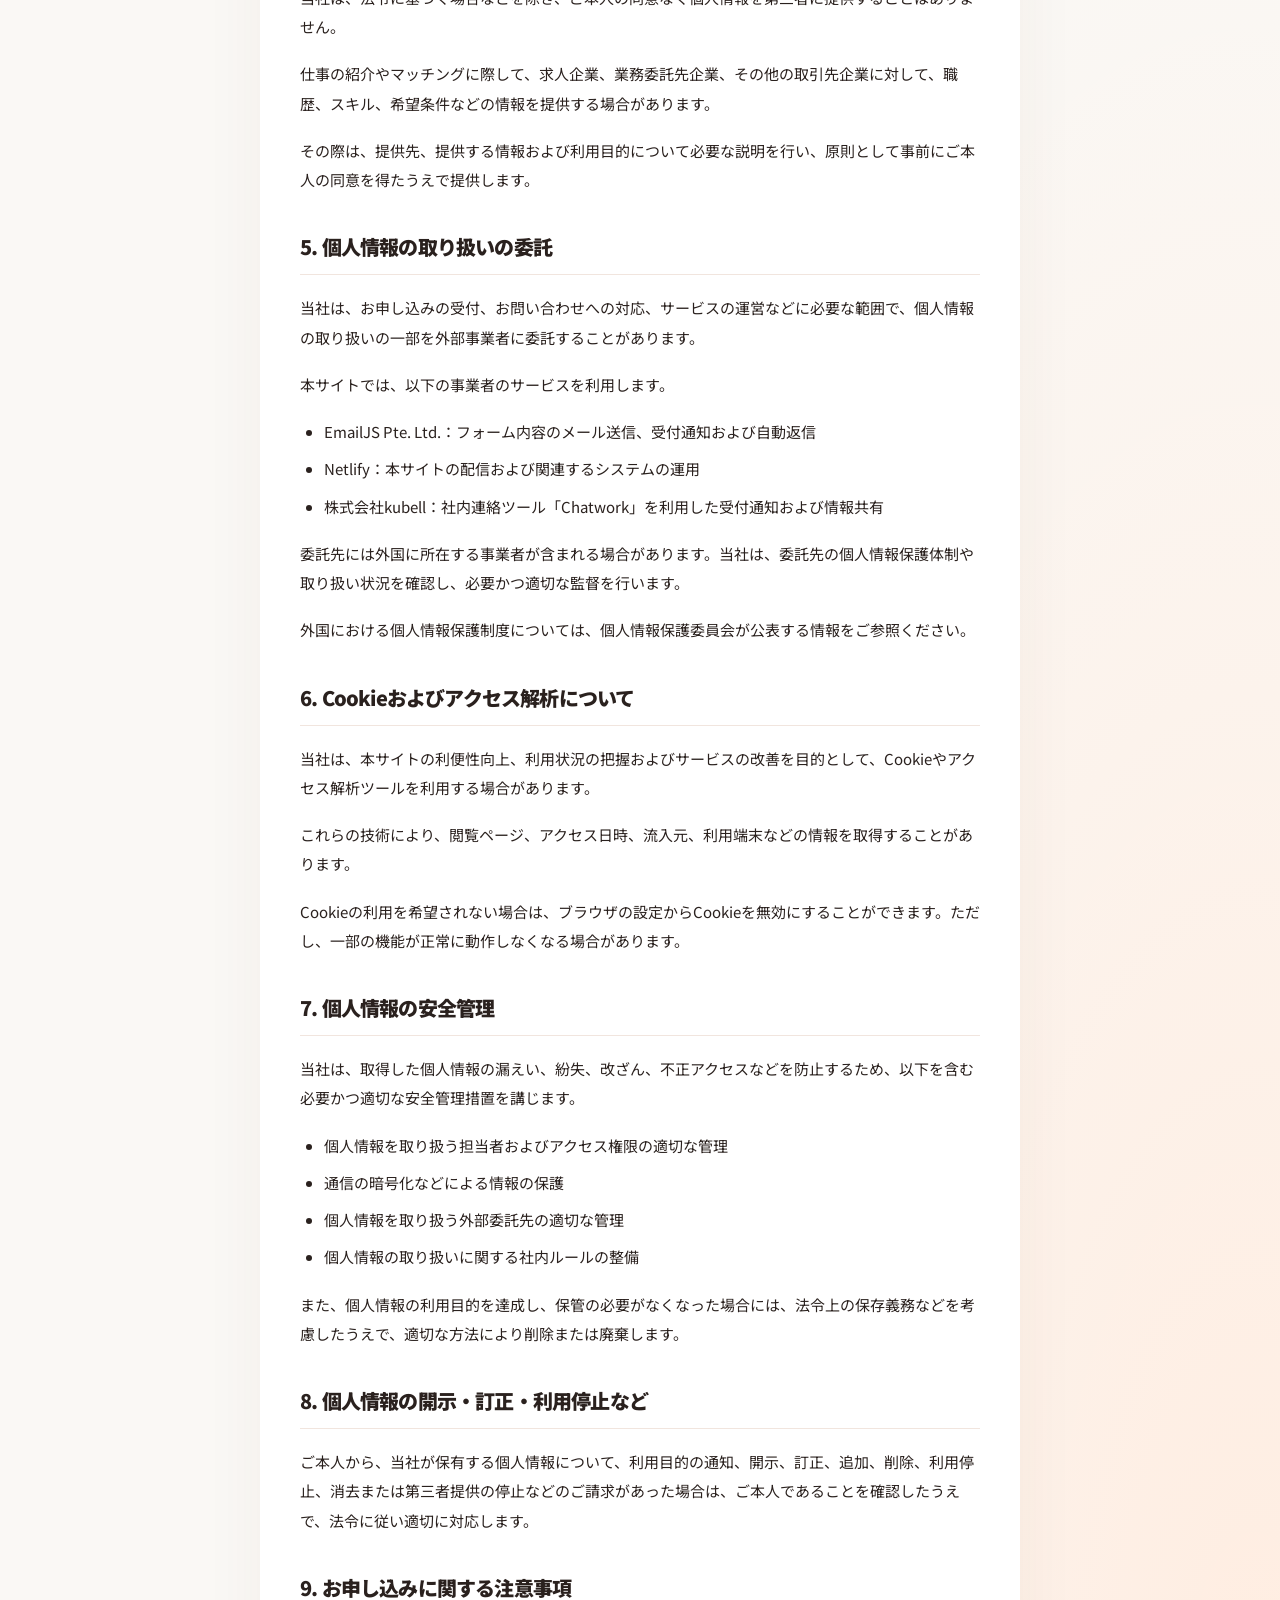
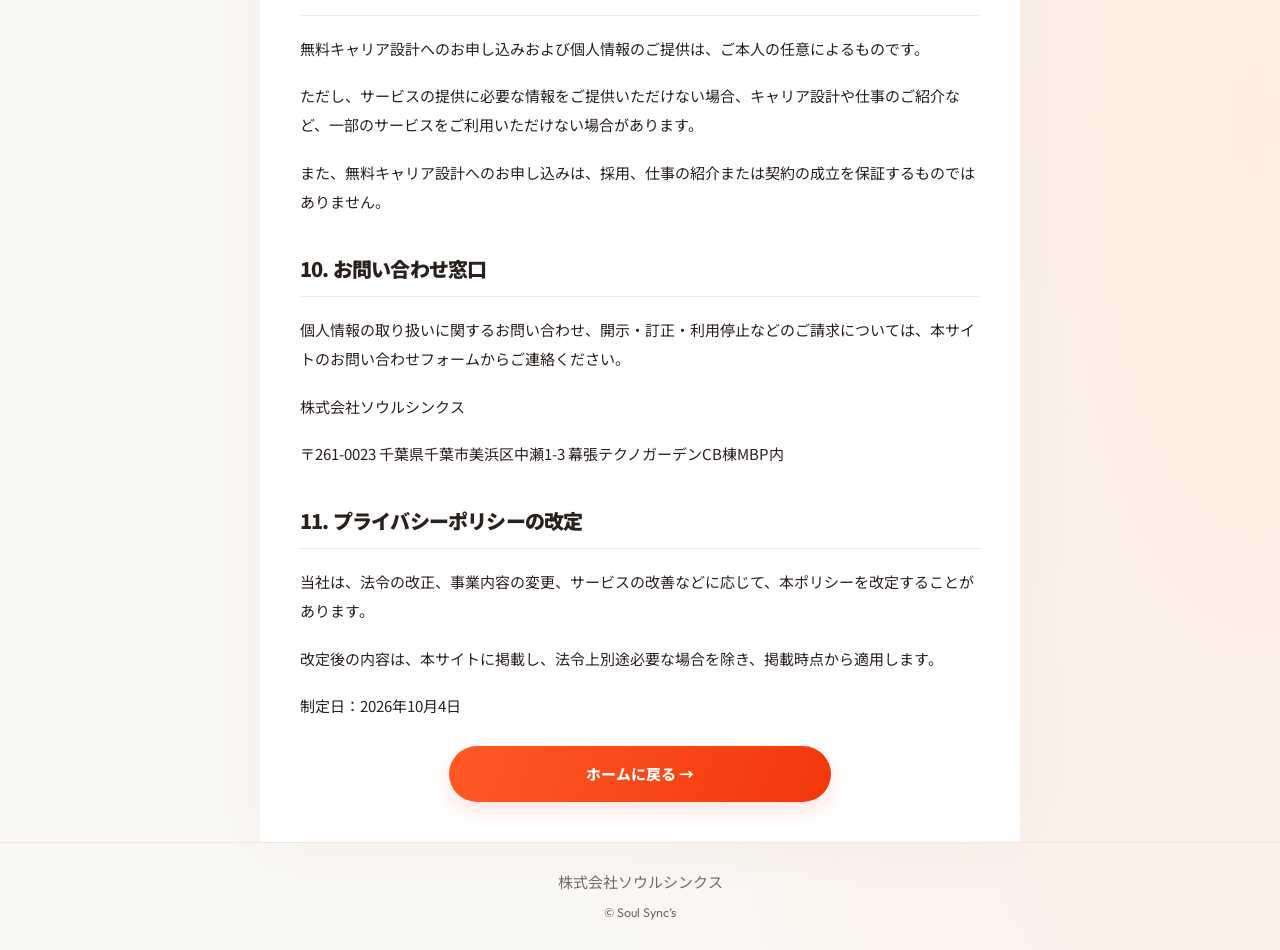
<file: privacy-policy/index.html>
<!doctype html>
<html lang="ja">
<head>
<meta charset="utf-8">
<meta name="viewport" content="width=device-width,initial-scale=1">
<title>プライバシーポリシー | Soul Sync’s ソウルシンクス</title>
<meta name="description" content="株式会社ソウルシンクスのキャリア支援サービスにおける個人情報の取得、利用目的、安全管理、お問い合わせ窓口について。">
<link rel="icon" href="/assets/favicon/favicon.svg" type="image/svg+xml">
<link rel="preconnect" href="https://fonts.googleapis.com">
<link rel="preconnect" href="https://fonts.gstatic.com" crossorigin>
<link href="https://fonts.googleapis.com/css2?family=Noto+Sans+JP:wght@400;500;600;700;800;900&family=Outfit:wght@400;500;600;700&display=swap" rel="stylesheet">
<link rel="stylesheet" href="/css/style.css">
<link rel="stylesheet" href="/css/privacy-policy.css">
</head>
<body class="privacy-page">
<header class="privacy-header"><a href="/" aria-label="Soul Sync’s トップ"><img src="/assets/images/logo/soul-syncs.png" width="1024" height="161" alt="Soul Sync’s" class="logo"></a></header>
<main class="privacy-content">
<p class="section-label">PRIVACY POLICY</p>
<h1>プライバシーポリシー</h1>
<p>株式会社ソウルシンクス（以下「当社」）は、当社が運営するキャリア支援サービスのウェブサイト（以下「本サイト」）および本サービスにおける個人情報の取り扱いについて、個人情報の保護に関する法律その他の関係法令を遵守し、以下のとおり定めます。</p>
<section><h2>1. 事業者情報</h2>
<p>事業者名：株式会社ソウルシンクス（Soul Sync's Inc.）</p>
<p>代表者：代表取締役 菊地 雅克</p>
<p>所在地：〒261-0023 千葉県千葉市美浜区中瀬1-3 幕張テクノガーデンCB棟MBP内</p></section>
<section><h2>2. 取得する個人情報</h2>
<p>当社は、無料キャリア設計へのお申し込み、お問い合わせ、キャリア支援および仕事のご紹介に際して、必要な範囲で以下の情報を取得することがあります。</p>
<ul>
<li>基本情報：氏名、メールアドレス、電話番号、年齢、居住地域など</li>
<li>キャリアに関する情報：職歴、保有資格、スキル、現在の就業状況、希望する職種・働き方・勤務地・報酬など</li>
<li>キャリア設計に関する情報：将来の目標、理想の働き方、キャリアに関するお悩み、面談でお伺いした内容など</li>
<li>お問い合わせ情報：お問い合わせの内容、ご相談内容、当社との連絡履歴など</li>
<li>サイト利用情報：閲覧ページ、アクセス日時、流入元、Cookieなどを通じて取得する情報</li>
</ul>
<p>なお、取得する情報は、サービスの提供に必要な範囲に限定します。</p></section>
<section><h2>3. 個人情報の利用目的</h2>
<p>当社は、取得した個人情報を以下の目的で利用します。</p>
<ol>
<li>無料キャリア設計のお申し込みの受付、日程調整およびご連絡</li>
<li>キャリアに関するご相談への対応、キャリア設計および継続的なサポート</li>
<li>ご本人の希望や適性に応じた仕事、業務委託案件、求人情報などのご提案</li>
<li>仕事の紹介に伴う選考、面談、契約手続きおよび就業に関するご連絡</li>
<li>就業開始後の状況確認、定期面談、業務上のフォローおよびキャリア形成の支援</li>
<li>当社が提供するキャリア支援サービス、セミナー、イベントなどのご案内</li>
<li>お問い合わせへの回答およびサービスに関する重要事項のご連絡</li>
<li>本サイトの利用状況の分析、サービスの品質向上および改善</li>
</ol>
<p>なお、サービスに関するご案内が不要な場合は、お申し出により配信を停止します。</p></section>
<section><h2>4. 個人情報の第三者提供</h2>
<p>当社は、法令に基づく場合などを除き、ご本人の同意なく個人情報を第三者に提供することはありません。</p>
<p>仕事の紹介やマッチングに際して、求人企業、業務委託先企業、その他の取引先企業に対して、職歴、スキル、希望条件などの情報を提供する場合があります。</p>
<p>その際は、提供先、提供する情報および利用目的について必要な説明を行い、原則として事前にご本人の同意を得たうえで提供します。</p></section>
<section><h2>5. 個人情報の取り扱いの委託</h2>
<p>当社は、お申し込みの受付、お問い合わせへの対応、サービスの運営などに必要な範囲で、個人情報の取り扱いの一部を外部事業者に委託することがあります。</p>
<p>本サイトでは、以下の事業者のサービスを利用します。</p>
<ul>
<li>EmailJS Pte. Ltd.：フォーム内容のメール送信、受付通知および自動返信</li>
<li>Netlify：本サイトの配信および関連するシステムの運用</li>
<li>株式会社kubell：社内連絡ツール「Chatwork」を利用した受付通知および情報共有</li>
</ul>
<p>委託先には外国に所在する事業者が含まれる場合があります。当社は、委託先の個人情報保護体制や取り扱い状況を確認し、必要かつ適切な監督を行います。</p>
<p>外国における個人情報保護制度については、個人情報保護委員会が公表する情報をご参照ください。</p></section>
<section><h2>6. Cookieおよびアクセス解析について</h2>
<p>当社は、本サイトの利便性向上、利用状況の把握およびサービスの改善を目的として、Cookieやアクセス解析ツールを利用する場合があります。</p>
<p>これらの技術により、閲覧ページ、アクセス日時、流入元、利用端末などの情報を取得することがあります。</p>
<p>Cookieの利用を希望されない場合は、ブラウザの設定からCookieを無効にすることができます。ただし、一部の機能が正常に動作しなくなる場合があります。</p></section>
<section><h2>7. 個人情報の安全管理</h2>
<p>当社は、取得した個人情報の漏えい、紛失、改ざん、不正アクセスなどを防止するため、以下を含む必要かつ適切な安全管理措置を講じます。</p>
<ul>
<li>個人情報を取り扱う担当者およびアクセス権限の適切な管理</li>
<li>通信の暗号化などによる情報の保護</li>
<li>個人情報を取り扱う外部委託先の適切な管理</li>
<li>個人情報の取り扱いに関する社内ルールの整備</li>
</ul>
<p>また、個人情報の利用目的を達成し、保管の必要がなくなった場合には、法令上の保存義務などを考慮したうえで、適切な方法により削除または廃棄します。</p></section>
<section><h2>8. 個人情報の開示・訂正・利用停止など</h2>
<p>ご本人から、当社が保有する個人情報について、利用目的の通知、開示、訂正、追加、削除、利用停止、消去または第三者提供の停止などのご請求があった場合は、ご本人であることを確認したうえで、法令に従い適切に対応します。</p></section>
<section><h2>9. お申し込みに関する注意事項</h2>
<p>無料キャリア設計へのお申し込みおよび個人情報のご提供は、ご本人の任意によるものです。</p>
<p>ただし、サービスの提供に必要な情報をご提供いただけない場合、キャリア設計や仕事のご紹介など、一部のサービスをご利用いただけない場合があります。</p>
<p>また、無料キャリア設計へのお申し込みは、採用、仕事の紹介または契約の成立を保証するものではありません。</p></section>
<section><h2>10. お問い合わせ窓口</h2>
<p>個人情報の取り扱いに関するお問い合わせ、開示・訂正・利用停止などのご請求については、本サイトのお問い合わせフォームからご連絡ください。</p>
<p>株式会社ソウルシンクス</p>
<p>〒261-0023 千葉県千葉市美浜区中瀬1-3 幕張テクノガーデンCB棟MBP内</p></section>
<section><h2>11. プライバシーポリシーの改定</h2>
<p>当社は、法令の改正、事業内容の変更、サービスの改善などに応じて、本ポリシーを改定することがあります。</p>
<p>改定後の内容は、本サイトに掲載し、法令上別途必要な場合を除き、掲載時点から適用します。</p>
<p>制定日：2026年10月4日</p></section>
<a class="btn btn-primary privacy-home" href="/">ホームに戻る →</a>
</main>
<footer class="privacy-footer"><p>株式会社ソウルシンクス</p><small>© Soul Sync’s</small></footer>
</body>
</html>
</file>
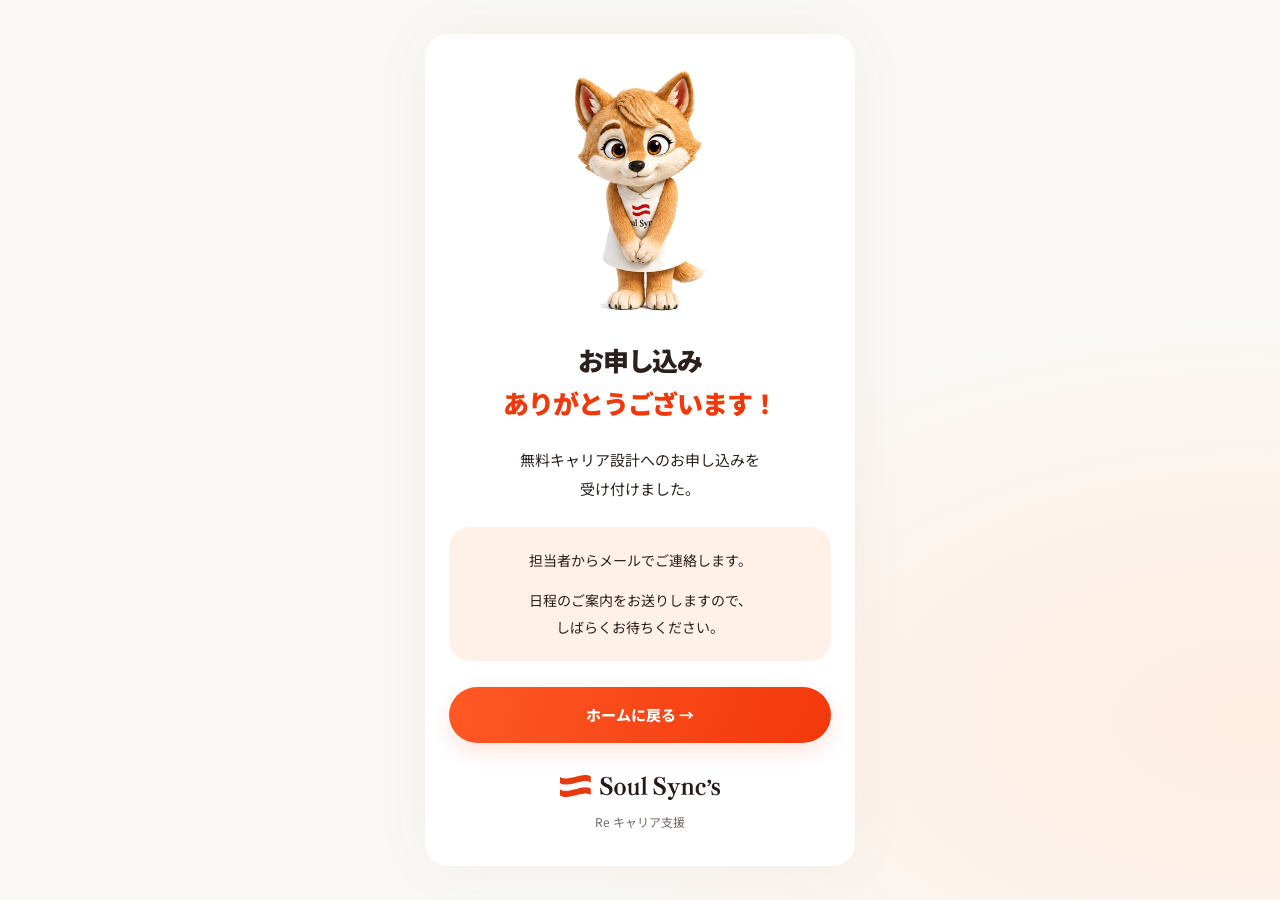
<file: thanks/index.html>
<!doctype html>
<html lang="ja">
<head>
  <meta charset="utf-8">
  <meta name="viewport" content="width=device-width,initial-scale=1">
  <meta name="robots" content="noindex,follow">
  <title>お申し込みありがとうございます | Re・Soul Sync’s</title>
  <link rel="icon" href="/assets/favicon/favicon.svg" type="image/svg+xml">
  <link rel="preconnect" href="https://fonts.googleapis.com">
  <link rel="preconnect" href="https://fonts.gstatic.com" crossorigin>
  <link href="https://fonts.googleapis.com/css2?family=Noto+Sans+JP:wght@400;500;600;700;800;900&family=Outfit:wght@400;500;600;700&display=swap" rel="stylesheet">
  <link rel="stylesheet" href="/css/style.css">
  <link rel="stylesheet" href="/css/thanks.css">
</head>
<body class="thanks-page">
  <main class="thanks-content">
    <img class="thanks-character" src="/assets/images/mascot/think-chan-thanks-bow.png" width="246" height="437" alt="おじぎでお礼を伝えるシンクちゃん" fetchpriority="high">
    <h1>お申し込み<br><em>ありがとうございます！</em></h1>
    <p class="thanks-lead">無料キャリア設計へのお申し込みを<br>受け付けました。</p>
    <div class="thanks-guidance">
      <p>担当者からメールでご連絡します。</p>
      <p>日程のご案内をお送りしますので、<br>しばらくお待ちください。</p>
    </div>
    <a class="btn btn-primary thanks-home" href="/">ホームに戻る →</a>
    <div class="thanks-brand"><img src="/assets/images/logo/soul-syncs.png" width="1024" height="161" alt="Soul Sync’s"><p>Re キャリア支援</p></div>
  </main>
</body>
</html>
</file>
<file: css/style.css>
:root{--color-primary:#f2380b;--color-secondary:#ff6b42;--color-accent:#fff0e8;--color-background:#faf8f5;--color-surface:#fff;--color-text-primary:#2a211e;--color-text-secondary:#746a65;--color-border:#f1e5de;--radius:22px;--radius-small:10px;--shadow:0 6px 24px #713c2410;--space:24px;--container-width:430px;--header-height:64px}*{box-sizing:border-box}html{scroll-behavior:smooth;scroll-padding-top:calc(var(--header-height) + 16px)}body{margin:0;background:var(--color-background);color:var(--color-text-primary);font:15px/1.95 'Noto Sans JP',sans-serif}img{max-width:100%;height:auto;display:block}button,input,select,textarea{font:inherit}button,a,input,select,textarea{-webkit-tap-highlight-color:transparent}a{color:inherit}button{cursor:pointer}button:disabled{cursor:wait;opacity:.65}h1,h2,h3,p{margin:0}p+p{margin-top:18px}h1,h2,h3{line-height:1.55;font-weight:900;letter-spacing:-.04em}em{font-style:normal;color:var(--color-primary)}:focus-visible{outline:3px solid #2463a0;outline-offset:4px}[hidden]{display:none!important}.header{height:var(--header-height);position:sticky;top:0;z-index:20;background:#ffffffed;backdrop-filter:blur(12px);border-bottom:1px solid var(--color-border);display:flex;align-items:center;justify-content:space-between;padding:0 24px;gap:16px}.logo{width:168px;height:auto}.header-cta{display:none;text-decoration:none;font-size:14px;font-weight:700;color:var(--color-primary)}.menu-toggle{width:44px;height:44px;background:transparent;border:0;display:flex;flex-direction:column;justify-content:center;gap:6px;padding:10px}.menu-toggle span{height:2px;width:24px;background:var(--color-text-primary)}.mobile-nav{position:absolute;top:63px;left:0;right:0;background:white;box-shadow:var(--shadow);max-height:calc(100dvh - 64px);overflow:auto;padding:16px 24px}.mobile-nav a{display:block;padding:9px 0;text-decoration:none;border-bottom:1px solid var(--color-border)}main,.footer{width:100%;max-width:var(--container-width);margin-inline:auto;background:var(--color-surface)}.section{padding:52px var(--space);position:relative;isolation:isolate;overflow:hidden;scroll-margin-top:16px;background:radial-gradient(ellipse at 115% 0%,#ffe9db 0,transparent 38%),radial-gradient(ellipse at -20% 100%,#ffede0 0,transparent 35%),#fffdfb}.section:nth-child(even){background:radial-gradient(ellipse at 115% 90%,#ffe5d3 0,transparent 35%),#fffdfb}.section-label{font:600 11px/1.4 'Outfit',sans-serif;letter-spacing:.17em;color:var(--color-primary);display:flex;align-items:center;gap:12px;margin-bottom:14px}.section-label:after{content:'';width:40px;height:1px;background:var(--color-secondary)}.section-heading{font-size:28px;margin-bottom:22px}.hero{padding-top:34px}h1{font-size:36px;line-height:1.5;position:relative;z-index:1;margin-bottom:20px}.hero .mascot{float:right;width:146px;margin:4px -10px 12px 8px;border-radius:70px;mix-blend-mode:multiply}.hero-lead{font-size:16px;line-height:2.2}.hero .btn{clear:both;margin-top:30px}.mascot{width:160px;mix-blend-mode:multiply;border-radius:80px}.btn{display:flex;align-items:center;justify-content:center;gap:12px;min-height:56px;padding:14px 15px;border-radius:50px;border:0;text-decoration:none;font-weight:800;font-size:15px;line-height:1.6;transition:transform .2s,box-shadow .2s;background:var(--color-accent)}.btn-primary{width:100%;background:linear-gradient(110deg,#ff5925,var(--color-primary));color:white;box-shadow:0 8px 22px #f2380b24}.btn:hover{transform:translateY(-2px);box-shadow:0 10px 25px #f2380b30}.trust{padding:0;list-style:none;display:flex;gap:6px;margin:18px 0 0}.trust li{flex:1;text-align:center;background:#ffffffbd;border:1px solid var(--color-border);border-radius:30px;padding:10px 4px;font-size:10px;line-height:1.7}.card{background:var(--color-surface);border:1px solid var(--color-border);border-radius:var(--radius);box-shadow:var(--shadow);overflow:hidden}.card-grid{display:grid;gap:16px;margin-top:28px}.card-content{padding:22px}.card h3{font-size:19px;margin-bottom:10px}.card p{font-size:14px}.number{font:600 24px 'Outfit',sans-serif;color:var(--color-primary);display:block;margin-bottom:12px}.card-photo{width:100%;aspect-ratio:2.5;object-fit:cover}.problem-grid{display:grid;grid-template-columns:1fr 1fr;gap:12px;margin:24px 0}.problem{padding:16px 12px}.problem p{font-size:13px;line-height:1.85}.icon-circle{display:flex;align-items:center;justify-content:center;border-radius:50%;width:42px;height:42px;background:var(--color-accent);color:var(--color-primary);font:500 25px 'Outfit',sans-serif;margin-bottom:10px}.callout{padding:23px 20px;background:#fff0e8c9;border-radius:var(--radius);margin-top:25px}.callout strong{font-size:21px;display:block;margin:8px 0}.callout h3{font-size:20px;margin-bottom:10px}.center{text-align:center}.values-title{font-size:24px;margin-top:30px}.bullet-list{padding-left:20px;margin:12px 0}.bullet-list li::marker{color:var(--color-primary)}.check-list{list-style:none;padding:0;margin:0}.check-list li{padding:9px 0 9px 25px;position:relative;font-size:13px;border-bottom:1px solid #f5dfd1}.check-list li:before{content:'✓';position:absolute;left:0;color:var(--color-primary);font-weight:bold}.timeline{padding:0;margin:28px 0 0;list-style:none}.timeline li{position:relative;display:grid;grid-template-columns:38px 1fr;gap:10px;margin-bottom:16px}.timeline li:not(:last-child):before{content:'';position:absolute;left:18px;top:36px;bottom:-18px;border-left:2px dotted #ffa986;z-index:-1}.step-number{width:38px;height:38px;border-radius:50%;background:var(--color-primary);color:white;font:600 17px 'Outfit',sans-serif;display:flex;align-items:center;justify-content:center;margin-top:12px}.timeline .card{padding:18px}.timeline h3{font-size:17px}.closing{font-weight:800;text-align:center;font-size:18px;margin-top:28px}.section#community>.mascot{float:right;width:115px;margin:0 -4px 12px 8px}.note{font-size:12px;color:var(--color-text-secondary);line-height:1.9}.section>.note{margin-top:20px}.faq-list{display:grid;gap:12px}.faq-item{background:white;border:1px solid var(--color-border);border-radius:var(--radius);box-shadow:var(--shadow);padding:16px}.faq-toggle{padding:0;width:100%;background:none;border:0;display:grid;grid-template-columns:34px 1fr 20px;gap:10px;text-align:left;align-items:center;color:inherit;font-weight:800;font-size:15px;line-height:1.8}.faq-number{background:var(--color-accent);color:var(--color-primary);border-radius:50%;width:34px;height:34px;display:flex;align-items:center;justify-content:center;font-family:'Outfit',sans-serif}.faq-toggle[aria-expanded=true] .faq-number{background:var(--color-primary);color:white}.faq-sign{font-size:24px;color:var(--color-primary)}.faq-answer{background:#fff6f0;padding:16px;border-radius:12px;margin-top:16px}.faq-answer p{font-size:14px}.final-cta .section-heading{font-size:36px}.final-cta .mascot{width:135px;float:right;margin:0 -6px 10px 10px}.final-cta .btn{clear:both;margin-top:30px}.application .section-heading{text-align:center}.application .section-label{justify-content:center}.form{padding:22px 18px;margin-top:26px}.demo-notice{background:var(--color-accent);padding:10px;font-size:12px;margin-bottom:22px;border-radius:8px}.field{margin-bottom:20px}.field label:not(.consent),.field-label{display:block;font-size:15px;font-weight:700;margin-bottom:8px}.badge{font-size:11px;font-weight:500;background:var(--color-primary);color:white;padding:2px 7px;border-radius:5px;margin-left:9px;vertical-align:middle}input:not([type=checkbox]),select,textarea{display:block;width:100%;padding:12px;border:1px solid #e8cfc1;border-radius:var(--radius-small);background:white;color:var(--color-text-primary);min-height:48px;font-size:17px}textarea{resize:vertical}input::placeholder,textarea::placeholder{color:#8b8886;font-size:14px}[aria-invalid=true]{border-color:#bb2323!important}.field-error{font-size:12px;color:#b21f20;min-height:0;margin-top:5px}.field-error:empty{display:none}.consent{display:flex;align-items:flex-start;gap:10px;font-size:13px}.consent input{width:20px;height:20px;flex-shrink:0;accent-color:var(--color-primary);margin:3px 0}.privacy-link{color:var(--color-primary);text-underline-offset:4px}.form>.note{margin-top:14px}.form-summary{background:#fff0ee;color:#a62020;font-size:13px;padding:12px;margin-bottom:20px;border-radius:8px}#form-status:not(:empty){margin-top:18px;padding:15px;background:var(--color-accent);border-radius:10px;font-size:14px}.footer{text-align:center;padding:32px 24px;border-top:1px solid var(--color-border);font-size:13px}.footer .logo{margin:0 auto 18px;width:160px}.footer a{display:inline-block;margin:12px 0}.footer small{display:block;font-family:'Outfit',sans-serif;color:var(--color-text-secondary)}.side-nav,.side-mascot{display:none}.skip-link{position:fixed;left:10px;top:-100px;z-index:50;background:white;padding:10px}.skip-link:focus{top:10px}dialog{border:1px solid var(--color-border);border-radius:22px;padding:28px;max-width:500px;width:calc(100% - 40px);color:var(--color-text-primary)}dialog::backdrop{background:#2a211e66}dialog h2{font-size:22px;margin-bottom:16px}dialog .btn{margin-top:20px}dialog p{font-size:14px}@media(min-width:768px){main{box-shadow:0 0 60px #5e39190d}.header-cta{display:block;margin-left:auto}.header{padding-inline:36px}}@media(min-width:1200px){.menu-toggle{display:none}.header .logo{width:180px}}@media(prefers-reduced-motion:reduce){html{scroll-behavior:auto}*,*:before,*:after{animation:none!important;transition:none!important}}

/* First view only. The character uses the same asset as the desktop side. */
.hero {
  --hero-title-size: clamp(28px, 9vw, 38px);
  padding-block: 38px 30px;
  background: radial-gradient(ellipse at 95% 0%, #fff0e8 0, transparent 36%),
    radial-gradient(ellipse at 50% 100%, #ffe4c9 0, transparent 42%), #fffdf9;
}
.hero::before, .hero::after {
  content: "";
  position: absolute;
  pointer-events: none;
  z-index: -1;
}
.hero::before {
  width: 64%;
  aspect-ratio: 1;
  top: -16%;
  right: -37%;
  border: 1px solid #ff6b4240;
  border-radius: 45% 55% 35% 65%;
  transform: rotate(-20deg);
}
.hero::after {
  width: 100%;
  height: 85px;
  bottom: 0;
  left: 0;
  background: radial-gradient(circle at 50% 100%, #ffc78580 0 32px, transparent 33px),
    linear-gradient(160deg, transparent 30%, #ffddbd55 31%, transparent 65%);
  border-radius: 50% 50% 0 0;
}
.hero .section-label { font-size:10px; letter-spacing: .13em; margin-bottom: 20px; }
.hero .hero-main { position: relative; padding: 0; }
.hero .main-heading {
  margin: 0 0 26px;
  font-size:clamp(29px, 8.2vw, 36px);
  line-height: 1.55;
  font-weight: 800;
  letter-spacing: -.045em;
}
.hero .hero-heading-line { display: flex; align-items: baseline; white-space: nowrap; }
.hero .hero-heading-accent {
  position: relative;
  isolation: isolate;
  color: var(--color-primary);
  font-size:var(--hero-title-size);
  font-weight: 800;
}
.hero .hero-heading-accent::after {
  content: "";
  position: absolute;
  inset-inline: 1%;
  bottom: .05em;
  height: .12em;
  border-radius: 50%;
  background: #ffdabd;
  transform: rotate(-2deg);
  z-index: -1;
}
.hero .hero-heading-connect { font-size:.72em; color: var(--color-text-primary); }
.hero .hero-heading-question { display: block; white-space: nowrap; color: var(--color-text-primary); }
.hero .sub-copy, .hero .reassurance-copy, .hero .hero-future-copy {
  max-width: none;
  font-size:17px;
  font-weight: 500;
  line-height: 1.95;
  margin: 0;
}
.hero .reassurance-copy { margin-top: 22px; }
.hero .hero-reassurance-accent { display: inline-block; font-size:22px; font-weight: 700; color: var(--color-primary); }
.hero .hero-future-copy { margin-top: 12px; }
.hero .hero-character { position: static; width: fit-content; margin: 14px auto 0; }
.hero .hero-character img { display: block; width: auto; height: 170px; max-width: 100%; object-fit: contain; }
.hero .hero-cta { position: relative; z-index: 1; margin-top: 18px; }
.hero .hero-cta .btn {
  margin: 0;
  width: 100%;
  min-height: 60px;
  border-radius: 999px;
  background: var(--color-primary);
  color: white;
  box-shadow: 0 6px 18px #f2380b20;
  font-size:15px;
  font-weight: 700;
  gap: 10px;
}
.hero .hero-cta .btn:hover { background: #d93209; box-shadow: 0 8px 20px #f2380b26; }
.hero .hero-cta-icon { display: flex; align-items: center; flex-shrink: 0; }
.hero .hero-cta-icon svg { width: 22px; height: 22px; }
.hero .hero-benefits { list-style: none; padding: 0; margin: 22px 0 0; display: grid; gap: 8px; }
.hero .hero-benefits li { display: flex; align-items: center; gap: 10px; font-size:13px; font-weight: 500; line-height: 1.8; }
.hero .hero-benefits br { display: none; }
.hero .hero-benefit-icon {
  width: 30px; height: 30px; flex-shrink: 0;
  display: flex; align-items: center; justify-content: center;
  border-radius: 50%; background: var(--color-accent); color: var(--color-primary);
  font: 500 21px 'Outfit', sans-serif;
}
.hero .hero-benefit-icon svg { width: 22px; height: 22px; }
@media (min-width: 1200px) {
  .hero { padding-block: 48px 90px; }
  .hero .hero-character { display: none; }
  .hero .main-heading { margin-bottom: 32px; }
  .hero .hero-cta { margin-top: 28px; }
  .hero .hero-benefits { grid-template-columns: .85fr 1.5fr 1fr; gap: 6px; }
  .hero .hero-benefits li { gap: 4px; padding: 9px 5px; background: #ffffffb3; border: 1px solid var(--color-border); border-radius: 999px; font-size:10px; }
  .hero .hero-benefits br { display: initial; }
  .hero .hero-benefit-icon { width: 20px; height: 20px; background: transparent; font-size:20px; }
  .hero .hero-benefit-icon svg { width: 18px; height: 18px; }
}
@media (max-width: 359px) {
  .hero .sub-copy, .hero .reassurance-copy, .hero .hero-future-copy { font-size:16px; }
  .hero .hero-cta .btn { font-size:13px; gap: 7px; }
}

/* Desktop side columns; the main column remains centered at 430px. */
@media (min-width: 1200px) {
  body { background: radial-gradient(ellipse at 98% 80%, #ffede1 0, transparent 40%), #faf8f5; }
  .side-nav, .side-mascot {
    display: block;
    position: fixed;
    top: calc(var(--header-height) + 24px);
    bottom: 24px;
    max-height: none;
    transform: none;
    overflow-y: auto;
    overscroll-behavior-y: contain;
    scrollbar-width: thin;
    scrollbar-color: #edcfc0 transparent;
  }
  .side-nav {
    right: calc(50% + var(--container-width) / 2 + 38px);
    width: clamp(230px, calc((100vw - var(--container-width)) / 2 - 76px), 280px);
    padding: clamp(32px, 12vh, 110px) 12px 24px;
  }
  .side-nav .logo { width: 100%; max-width: 244px; object-fit: contain; }
  .side-nav p { margin: 20px 0 26px; font-size:13px; color: var(--color-text-secondary); }
  .side-nav a {
    display: block;
    text-decoration: none;
    color: var(--color-text-primary);
    padding: 10px 14px;
    border-left: 2px solid var(--color-border);
    font-size:13px;
    line-height: 1.7;
    transition: background-color .2s, color .2s, padding-left .2s;
  }
  .side-nav a:hover { background: #fff0e880; color: var(--color-primary); padding-left: 18px; }
  .side-nav a[aria-current=true] {
    background: var(--color-accent);
    border-color: var(--color-primary);
    color: var(--color-primary);
    font-weight: 700;
  }
  .side-mascot {
    left: calc(50% + var(--container-width) / 2 + 38px);
    width: clamp(270px, calc((100vw - var(--container-width)) / 2 - 76px), 330px);
    padding: 10px 8px 20px;
    text-align: center;
    isolation: isolate;
  }
  .side-mascot::before {
    content: '';
    position: absolute;
    z-index: -1;
    top: 230px;
    left: -12%;
    width: 110%;
    height: 360px;
    background: radial-gradient(circle at 25% 30%, #ffe6d980, transparent 55%), radial-gradient(circle at 80% 70%, #fff0e8, transparent 60%);
    border-radius: 50%;
    pointer-events: none;
  }
  .side-message {
    position: relative;
    padding: 22px 10px;
    margin: 12px 4px 25px;
    border: 2px solid #ffb39b;
    border-radius: 46% 42% 38% 40% / 48% 45% 42% 38%;
    background: #fffefa;
    box-shadow: 0 4px 20px #b7783910;
  }
  .side-message::after {
    content: '';
    position: absolute;
    left: 45%;
    bottom: -12px;
    width: 20px;
    height: 20px;
    background: #fffefa;
    border-right: 2px solid #ffb39b;
    border-bottom: 2px solid #ffb39b;
    transform: rotate(42deg) skew(10deg);
    border-radius: 0 0 8px 0;
  }
  .side-message p { font-size:clamp(18px, 1.4vw, 22px); font-weight: 800; line-height: 1.8; margin: 0; }
  .side-message span { color: var(--color-primary); background: linear-gradient(transparent 75%, #ffdabd 75%); }
  .side-character { position: relative; margin: 0 auto; width: 100%; }
  .side-character img { width: auto; height: clamp(290px, 43vh, 400px); max-width: 100%; object-fit: contain; margin-inline: auto; }
  .side-character::before, .side-message::before {
    content: '';
    position: absolute;
    width: 35px;
    height: 35px;
    background: linear-gradient(var(--color-secondary), var(--color-secondary)) 2px 3px / 5px 22px no-repeat,
      linear-gradient(var(--color-secondary), var(--color-secondary)) 20px 11px / 5px 22px no-repeat;
    transform: rotate(-35deg);
    opacity: .6;
    pointer-events: none;
  }
  .side-character::before { left: 2%; top: 18%; }
  .side-message::before { right: 6px; top: -23px; transform: rotate(25deg); }
  .side-social { margin-top: 18px; padding: 16px 12px; border: 1px solid #ffdacb; border-radius: var(--radius); background: #ffffffb3; }
  .side-social h2 { font-size:15px; color: var(--color-primary); letter-spacing: 0; font-weight: 700; }
  .social-links { display: flex; justify-content: center; gap: 10px; margin: 14px 0 12px; }
  .social-button {
    display: flex;
    align-items: center;
    justify-content: center;
    width: 49px;
    height: 49px;
    border: 1px solid var(--color-border);
    border-radius: 15px;
    background: white;
    color: var(--color-text-primary);
    padding: 0;
    box-shadow: 0 3px 8px #5027190b;
    transition: transform .2s, box-shadow .2s;
  }
  .social-instagram { color: #b83181; }
  .social-youtube { color: #e32620; }
  .social-button:disabled { opacity: .7; cursor: default; }
  a.social-button:hover { transform: translateY(-3px); box-shadow: 0 6px 14px #50271918; }
  .side-social p { margin: 0; font-size:11px; line-height: 1.8; color: var(--color-text-secondary); }
}
@media (min-width: 1200px) and (max-height: 750px) {
  .side-nav { padding-top: 24px; }
  .side-message { margin-top: 4px; padding-block: 15px; }
  .side-character img { height: 290px; }
}

/* SECTION 02 only: supplied illustrations and editable text. */
.problems-section { padding-block: 44px 48px; background: radial-gradient(ellipse at 100% 95%, #fff0e870, transparent 45%), #fffdfb; }
.problems-section .section-label { margin-bottom: 18px; }
.problems-section .problems-heading { font-size:clamp(26px, 6.7vw, 29px); line-height: 1.55; font-weight: 900; margin-bottom: 22px; text-wrap: pretty; }
.problems-section .problems-intro { font-size:15px; line-height: 1.95; }
.problems-section .problems-intro p+p { margin-top: 18px; }
.problems-section .problems-cards { list-style: none; padding: 0; margin: 28px 0 0; display: grid; grid-template-columns: 1fr; gap: 14px; }
.problems-section .problems-card { display: grid; grid-template-columns: 92px minmax(0,1fr); align-items: center; gap: 12px; padding: 12px; min-height: 124px; background: var(--color-surface); border: 1px solid var(--color-border); border-radius: 18px; box-shadow: 0 5px 18px #8c4d2710; }
.problems-section .problems-illustration { display: block; width: 100%; height: auto; object-fit: contain; }
.problems-section .problems-card p { font-size:16px; font-weight: 500; line-height: 1.85; overflow-wrap: anywhere; margin: 0; }
.problems-section .problems-card strong { color: var(--color-primary); font-weight: 800; }
.problems-section .problems-conclusion { position: relative; margin-top: 28px; padding: 26px 12px; text-align: center; background: linear-gradient(135deg,var(--color-accent),#fff5ee); border-radius: var(--radius); }
.problems-section .problems-conclusion p { font-size:13px; font-weight: 600; line-height: 1.9; margin: 0; }
.problems-section .problems-conclusion p+p { margin-top: 12px; }
.problems-section .problems-conclusion strong { display: inline-block; position: relative; isolation: isolate; font-size:clamp(22px, 5.8vw, 26px); font-weight: 800; line-height: 1.7; color: var(--color-primary); white-space: nowrap; letter-spacing: -.055em; }
.problems-section .problems-conclusion strong::after { content: ''; position: absolute; bottom: .06em; left: 2%; right: 2%; height: .2em; background: #ffd5b9; border-radius: 50%; transform: rotate(-2deg); z-index: -1; }
@media (min-width: 420px) {
  .problems-section .problems-cards { grid-template-columns: repeat(2,minmax(0,1fr)); gap: 10px; }
  .problems-section .problems-card { grid-template-columns: 64px minmax(0,1fr); gap: 7px; padding: 10px 8px; min-height: 142px; }
  .problems-section .problems-card p { font-size:13px; line-height: 1.75; }
}
@media (max-width: 359px) {
  .problems-section .problems-card { grid-template-columns: 74px minmax(0,1fr); gap: 10px; }
  .problems-section .problems-card p { font-size:15px; }
  .problems-section .problems-conclusion strong { font-size:20px; }
}

.problems-section .problems-heading>span { display: inline-block; white-space: nowrap; }

/* Readable vertical illustration cards, independent of shared card styling. */
.problems-section .problems-cards {
  grid-template-columns: repeat(2, minmax(0, 1fr));
  gap: 12px;
}
.problems-section .problems-card {
  display: flex;
  flex-direction: column;
  align-items: stretch;
  justify-content: flex-start;
  padding: 16px 12px 18px;
  gap: 12px;
  min-height: 0;
}
.problems-section .problems-illustration {
  width: min(100%, 132px);
  height: auto;
  margin-inline: auto;
  flex-shrink: 0;
}
.problems-section .problems-card p {
  font-size: 14px;
  line-height: 1.85;
  overflow-wrap: normal;
  text-wrap: pretty;
}
@media (max-width: 359px) {
  .problems-section .problems-cards { grid-template-columns: 1fr; }
  .problems-section .problems-illustration { width: min(100%, 150px); }
  .problems-section .problems-card p { font-size: 16px; text-align: center; }
}

/* Community introduction cards only. */
#community .community-cards { display: grid; gap: 18px; margin-top: 28px; clear: both; }
#community .community-card { display: grid; grid-template-columns: minmax(0,1fr); gap: 18px; padding: 22px 18px; border: 1px solid var(--color-border); border-radius: var(--radius); background: var(--color-surface); box-shadow: var(--shadow); }
#community .community-card-copy { min-width: 0; }
#community .community-card-heading { display: flex; align-items: baseline; gap: 10px; margin-bottom: 14px; }
#community .community-number { position: relative; flex-shrink: 0; padding-bottom: 7px; color: var(--color-primary); font: 600 28px/1 'Outfit', sans-serif; }
#community .community-number::after { content: ''; position: absolute; left: 0; right: 0; bottom: 0; height: 2px; border-radius: 2px; background: var(--color-primary); }
#community .community-card-heading h3 { font-size: 18px; font-weight: 800; line-height: 1.65; letter-spacing: -.04em; }
#community .community-description { font-size: 15px; line-height: 1.9; margin: 0; }
#community .community-achievement { padding: 12px; border-radius: 14px; background: #fff3ed; margin-top: 16px; }
#community .community-achievement p { margin: 0; color: var(--color-primary); font-size: 13px; line-height: 1.8; font-weight: 700; }
#community .community-achievement strong { display: inline-block; font-size: 19px; font-weight: 800; }
#community .community-achievement .community-recruitment { color: var(--color-text-primary); font-size: 12px; font-weight: 500; margin-top: 3px; }
#community .community-illustration { width: 100%; max-width: 300px; height: auto; object-fit: contain; justify-self: center; align-self: center; }
@media (min-width: 1200px) {
  #community .community-card { grid-template-columns: minmax(0,1.25fr) minmax(0,1fr); gap: 12px; padding: 18px 12px; }
  #community .community-card-heading { gap: 8px; flex-wrap: wrap; }
  #community .community-card-heading h3 { font-size: 17px; }
  #community .community-description { font-size: 14px; line-height: 1.85; }
  #community .community-achievement { padding: 10px; }
  #community .community-achievement p { font-size: 12px; }
  #community .community-achievement strong { font-size: 18px; }
}

/* WORK OPTIONS experience only. */
#work .work-experience { margin-top: 30px; padding: 22px 14px; border-radius: var(--radius); background: linear-gradient(145deg,#fff0e8,#fff9f4); }
#work .work-choices { border: 0; margin: 0; padding: 0; min-width: 0; }
#work .work-choices legend { width: 100%; padding: 0; margin-bottom: 18px; text-align: center; font-size: 18px; font-weight: 800; line-height: 1.8; }
#work .work-choice-grid { display: grid; grid-template-columns: repeat(2,minmax(0,1fr)); gap: 10px; }
#work .work-choice { position: relative; cursor: pointer; }
#work .work-choice input { position: absolute; width: 1px; height: 1px; margin: 0; opacity: 0; min-height: 0; padding: 0; }
#work .work-choice-body { position: relative; display: flex; flex-direction: column; align-items: center; justify-content: flex-start; height: 100%; padding: 8px 10px 16px; border: 2px solid var(--color-border); border-radius: 16px; background: white; transition: border-color 260ms, background-color 260ms; }
#work .work-choice-body img { width: min(100%,140px); height: auto; object-fit: contain; }
#work .work-choice-title { font-size: 14px; font-weight: 700; line-height: 1.7; text-align: center; }
#work .work-choice-check { position: absolute; right: 8px; top: 8px; display: none; width: 23px; height: 23px; align-items: center; justify-content: center; border-radius: 50%; background: var(--color-primary); color: white; font-size: 14px; }
#work .work-choice input:checked+.work-choice-body { border-color: var(--color-primary); background: #fff7f0; }
#work .work-choice input:checked+.work-choice-body .work-choice-check { display: flex; }
#work .work-choice input:checked+.work-choice-body .work-choice-title { color: var(--color-primary); }
#work .work-choice input:focus-visible+.work-choice-body { outline: 3px solid #2463a0; outline-offset: 3px; }
#work .work-choice:hover .work-choice-body { border-color: var(--color-secondary); }
#work .work-roadmap { margin-top: 28px; }
#work .work-roadmap h3 { font-size: 19px; line-height: 1.8; margin-bottom: 20px; }
#work .work-roadmap h3 span { color: var(--color-primary); }
#work .work-steps { margin: 0; padding: 0; list-style: none; display: grid; gap: 24px; }
#work .work-step { position: relative; display: grid; grid-template-columns: 90px minmax(0,1fr); gap: 2px 10px; align-items: center; padding: 14px 12px; border-radius: 16px; background: #fffffff0; border: 1px solid var(--color-border); }
#work .work-step:not(:last-child)::after { content: '↓'; position: absolute; left: 50%; bottom: -27px; transform: translateX(-50%); color: var(--color-secondary); font-size: 21px; line-height: 24px; }
#work .work-step-label { grid-column: 1 / -1; font: 600 12px/1.5 'Outfit',sans-serif; letter-spacing: .07em; color: var(--color-primary); }
#work .work-step img { width: 90px; height: auto; object-fit: contain; }
#work .work-step-title { font-size: 16px; line-height: 1.8; margin: 0; font-weight: 700; }
#work .work-step:last-child { border-color: #ffbc9c; background: #fffaf4; }
#work .work-roadmap-note { font-size: 12px; color: var(--color-text-secondary); margin-top: 20px; line-height: 1.9; }
#work .work-roadmap-cta { margin-top: 20px; font-size: 14px; min-height: 60px; gap: 6px; padding-inline: 10px; }
#work .work-sr-only { position: absolute; width: 1px; height: 1px; padding: 0; margin: -1px; overflow: hidden; clip-path: inset(50%); white-space: nowrap; }
@media(max-width:359px) {
  #work .work-experience { padding-inline: 10px; }
  #work .work-choice-body { padding-inline: 7px; }
  #work .work-choice-title { font-size: 13px; }
  #work .work-step { grid-template-columns: 68px minmax(0,1fr); gap: 8px; padding-inline: 10px; }
  #work .work-step img { width: 68px; }
  #work .work-step-title { font-size: 15px; }
  #work .work-roadmap-cta { font-size: 12px; }
}

#work .work-choices legend>span { display: inline-block; white-space: nowrap; }

/* Small finishing adjustments within the established brand system. */
.problems-section .problems-conclusion { padding: 26px 20px; text-align: left; }
.problems-section .problems-conclusion p { font-size: 15px; font-weight: 500; line-height: 1.95; }
.problems-section .problems-conclusion strong { display: inline; white-space: normal; font-size: inherit; letter-spacing: 0; line-height: inherit; font-weight: 800; }
.problems-section .problems-conclusion strong::after { content: none; }
.career-conversation { margin-top: 28px; padding: 22px 18px; border: 1px solid var(--color-border); border-radius: var(--radius); background: #fffaf6; }
.career-conversation h3 { font-size: 20px; margin-bottom: 8px; }
.career-conversation dl { margin: 18px 0 0; }
.career-conversation dl>div { margin-top: 14px; }
.career-conversation dt { font-size: 12px; font-weight: 700; color: var(--color-text-secondary); margin-bottom: 5px; }
.career-conversation dd { margin: 0; padding: 14px; border-radius: 16px; background: white; font-size: 14px; line-height: 1.9; }
.career-conversation .conversation-advisor { margin-left: 14px; }
.career-conversation .conversation-advisor dd { background: var(--color-accent); }
.field-hint { font-size: 12px; color: var(--color-text-secondary); line-height: 1.8; margin-top: 8px; }
.section-heading, .card h3 { overflow-wrap: anywhere; text-wrap: pretty; }
.faq-toggle { min-height: 44px; }
.faq-toggle .faq-sign { transition: color 180ms ease-out; }
.btn { transition: transform 180ms ease-out, box-shadow 180ms ease-out, background-color 180ms ease-out; }
.btn:active { transform: translateY(1px) scale(.985); }
@media (hover: none) { .btn:hover { transform: none; } }
@media (prefers-reduced-motion: reduce) { .btn:active { transform: none; } }

/* WORK OPTIONS visual balance only; original PNG files remain unchanged. */
#work .work-choice-body { padding: 20px 10px 18px; gap: 12px; min-height: 184px; }
#work .work-visual { position: relative; display: block; flex-shrink: 0; overflow: hidden; width: clamp(72px, 24vw, 96px); height: clamp(72px, 24vw, 96px); margin-inline: auto; }
#work .work-visual>img { position: absolute; width: var(--asset-scale); max-width: none; height: auto; left: var(--asset-left); top: var(--asset-top); object-fit: contain; }
#work .work-choice-check { top: 7px; right: 7px; width: 20px; height: 20px; font-size: 12px; }
#work .work-step { display: flex; flex-direction: column; align-items: stretch; padding: 20px; gap: 12px; min-height: 180px; }
#work .work-step .work-visual { width: clamp(72px, 20vw, 96px); height: clamp(72px, 20vw, 96px); }
#work .work-step-label { align-self: flex-start; }
#work .work-step-title { text-align: center; font-size: 16px; line-height: 1.8; }
@media (min-width: 768px) {
  #work .work-choice-body { min-height: 200px; gap: 14px; }
  #work .work-choice-body .work-visual { width: 104px; height: 104px; }
  #work .work-step .work-visual { width: 96px; height: 96px; }
}
@media (min-width: 1200px) {
  #work .work-choice-body { min-height: 212px; gap: 16px; }
  #work .work-choice-body .work-visual { width: 112px; height: 112px; }
  #work .work-step .work-visual { width: 104px; height: 104px; }
}

/* Fit the visible artwork rather than the transparent canvas. Two-pixel safety margin. */
#work .work-visual-01 { --asset-scale: 210.52632%; --asset-left: -54.73684%; --asset-top: -55.00000%; }
#work .work-visual-02 { --asset-scale: 196.07843%; --asset-left: -48.03922%; --asset-top: -47.79412%; }
#work .work-visual-03 { --asset-scale: 202.02020%; --asset-left: -50.75758%; --asset-top: -51.01010%; }
#work .work-visual-04 { --asset-scale: 197.04433%; --asset-left: -48.27586%; --asset-top: -48.27586%; }
#work .work-visual-05 { --asset-scale: 228.57143%; --asset-left: -64.28571%; --asset-top: -64.28571%; }
#work .work-visual-06 { --asset-scale: 210.52632%; --asset-left: -54.93421%; --asset-top: -55.26316%; }
#work .work-visual-07 { --asset-scale: 217.68707%; --asset-left: -59.18367%; --asset-top: -58.50340%; }
#work .work-visual-08 { --asset-scale: 242.42424%; --asset-left: -71.21212%; --asset-top: -70.83333%; }

/* WORK OPTIONS roadmap copy: full descriptions, natural wrapping. */
#work .work-step-title { text-wrap: pretty; overflow-wrap: anywhere; }
#work .work-step-description { margin: 0; font-size: 14px; line-height: 1.9; text-align: left; color: var(--color-text-secondary); overflow-wrap: anywhere; }
#work .work-step { gap: 12px; }

/* ABOUT: consultation values, scoped to the three cards only. */
#about .about-values{margin-top:32px}
#about .about-values-heading{font-size:23px;line-height:1.65;text-wrap:pretty;overflow-wrap:anywhere}
#about .about-values-intro{margin-top:14px;line-height:1.95}
#about .about-values-grid{gap:16px;margin-top:24px}
#about .about-value-card .card-content{padding:22px}
#about .about-value-top{display:flex;align-items:center;justify-content:center;gap:22px;margin-bottom:18px}
#about .about-value-image{display:block;width:112px;height:112px;padding:8px;flex-shrink:0;border-radius:50%;overflow:hidden}
#about .about-value-image img{width:100%;height:100%;object-fit:contain}
#about .about-value-top .number{margin:0;font-size:32px}
#about .about-value-card h4{margin:0 0 12px;font-size:19px;font-weight:800;line-height:1.65;letter-spacing:-.04em;text-wrap:pretty;overflow-wrap:anywhere}
#about .about-value-card p{font-size:15px;line-height:1.95;overflow-wrap:anywhere}
@media(min-width:1200px){#about .about-value-image{width:120px;height:120px}}

/* Conversation speaker icons only. */
#career .career-conversation dt{display:flex;align-items:center;gap:10px;margin-bottom:8px}
#career .conversation-avatar{display:block;flex-shrink:0;width:44px;height:44px;border-radius:50%;overflow:hidden;background:var(--color-surface)}
#career .conversation-avatar img{width:100%;height:100%;object-fit:contain}

/* CAREER DESIGN: empathy callout only. */
#career .career-empathy{padding:24px 18px}
#career .career-empathy h3{font-size:22px;line-height:1.65;text-wrap:pretty}
#career .career-empathy-lead{font-size:14px;margin-top:10px}
#career .career-empathy-list{list-style:none;margin:20px 0 0;padding:0 14px;background:var(--color-surface);border-radius:16px}
#career .career-empathy-list li{display:flex;align-items:flex-start;gap:10px;padding:16px 0;font-size:14px;line-height:1.95;overflow-wrap:anywhere}
#career .career-empathy-list li+li{border-top:1px solid var(--color-border)}
#career .career-empathy-check{display:flex;align-items:center;justify-content:center;flex-shrink:0;width:24px;height:24px;margin-top:2px;border-radius:50%;background:var(--color-accent);color:var(--color-primary);font-weight:800}
#career .career-empathy-list strong{display:block;margin:0;font-size:inherit;font-weight:800;color:var(--color-primary);text-wrap:balance}
#career .career-empathy-message{margin-top:26px;text-align:center;font-size:18px;font-weight:800;line-height:1.85;text-wrap:pretty}
#career .career-empathy-note{margin-top:14px;font-size:13px;line-height:1.95}
#career .career-empathy-cta{margin-top:22px;font-size:14px}
#career .career-empathy-trust{margin-top:10px;text-align:center;font-size:11px;line-height:1.8;color:var(--color-text-secondary)}

/* Final consultation: match first-view reassurance styling. */
#final-cta .hero-benefits { list-style: none; padding: 0; margin: 22px 0 0; display: grid; gap: 8px; }
#final-cta .hero-benefits li { display: flex; align-items: center; gap: 10px; font-size:13px; font-weight: 500; line-height: 1.8; }
#final-cta .hero-benefits br { display: none; }
#final-cta .hero-benefit-icon {
  width: 30px; height: 30px; flex-shrink: 0;
  display: flex; align-items: center; justify-content: center;
  border-radius: 50%; background: var(--color-accent); color: var(--color-primary);
  font: 500 21px 'Outfit', sans-serif;
}
#final-cta .hero-benefit-icon svg { width: 22px; height: 22px; }
@media(min-width:1200px){
  #final-cta .hero-benefits { grid-template-columns: .85fr 1.5fr 1fr; gap: 6px; }
  #final-cta .hero-benefits li { gap: 4px; padding: 9px 5px; background: #ffffffb3; border: 1px solid var(--color-border); border-radius: 999px; font-size:10px; }
  #final-cta .hero-benefits br { display: initial; }
  #final-cta .hero-benefit-icon { width: 20px; height: 20px; background: transparent; font-size:20px; }
  #final-cta .hero-benefit-icon svg { width: 18px; height: 18px; }
}
#final-cta .mascot{border-radius:0}

/* SUPPORT: benefit-led illustrated cards. */
#support .support-cards{gap:18px}
#support .support-card{padding:20px 18px}
#support .support-card-top{display:grid;grid-template-columns:110px minmax(0,1fr);align-items:center;gap:12px;margin-bottom:16px}
#support .support-illustration{width:110px;height:auto;object-fit:contain}
#support .support-card-heading{min-width:0}
#support .support-category{display:flex;align-items:center;gap:8px;flex-wrap:wrap;margin-bottom:10px;font-size:12px;font-weight:700;color:var(--color-primary);line-height:1.7}
#support .support-category .number{margin:0;font-size:26px}
#support .support-card h3{margin:0;font-size:18px;line-height:1.75;word-break:normal;overflow-wrap:break-word;line-break:strict;text-wrap:pretty}
#support .support-description{font-size:15px;line-height:1.95;word-break:normal;overflow-wrap:break-word;line-break:strict}
#support .support-detail{margin-top:16px;padding:10px 12px;border-radius:12px;background:var(--color-accent);font-size:13px;font-weight:700;line-height:1.85;color:var(--color-primary);word-break:normal;overflow-wrap:break-word;line-break:strict}
#support .support-closing{margin-top:26px;padding:22px 18px;border-radius:var(--radius);background:var(--color-accent);text-align:center}
#support .support-closing p{font-size:14px;line-height:1.9;word-break:normal;overflow-wrap:break-word;line-break:strict}
#support .support-closing p+p{margin-top:12px}
#support .support-closing strong{font-size:18px;line-height:1.85;text-wrap:pretty}
@media(max-width:430px){#support .support-card-top{grid-template-columns:1fr;gap:10px}#support .support-illustration{width:120px;justify-self:center}}

/* CONTACT form only. */
#application .contact-reassurance{list-style:none;padding:0;margin:22px 0 0;font-size:13px;line-height:1.85}
#application .contact-reassurance li{display:flex;gap:8px;align-items:flex-start;margin-top:7px}
#application .contact-reassurance li::before{content:'✓';color:var(--color-primary);font-weight:800;flex-shrink:0}
#application .field-hint{font-size:12px;line-height:1.85;margin-top:8px;color:var(--color-text-secondary)}
#application .form .btn{gap:6px;font-size:14px;line-height:1.8}
#application .form textarea{line-height:1.85}

/* Smartphone first view: independent from the desktop hero. */
.hero-mobile { display: none; }
@media (max-width: 767px) {
  #top.hero { padding: 24px 16px 32px; isolation: isolate; background: linear-gradient(155deg, #fffdf9 20%, #fff0e8 72%, #fffdf9); overflow: hidden; }
  #top > .section-label, #top > .hero-main, #top > .hero-cta, #top > .hero-benefits { display: none; }
  #top .hero-mobile { display: block; position: relative; }
  #top .hero-mobile::before { content: ""; position: absolute; width: 360px; height: 470px; right: -170px; top: 155px; border-radius: 60% 40% 50% 50%; transform: rotate(25deg); background: linear-gradient(145deg, #fff0e8, #ffd29c); z-index: -1; pointer-events: none; }
  #top .hero-mobile::after { content: ""; position: absolute; width: 210px; height: 210px; right: -95px; top: -115px; border-radius: 50%; background: #fff0e8; z-index: -1; pointer-events: none; }
  #top .hero-mobile-heading { margin: 0 0 16px; font-size: clamp(29px, 8.5vw, 36px); line-height: 1.5; font-weight: 900; letter-spacing: -.045em; }
  #top .hero-mobile-heading > span { display: block; white-space: nowrap; }
  #top .hero-mobile-heading em { color: var(--color-primary); font-style: normal; }
  #top .hero-mobile-heading small { font-size: .68em; }
  #top .hero-mobile-subcopy { margin: 0; font-size: 15px; font-weight: 700; line-height: 1.8; }
  #top .hero-mobile-scene { position: relative; height: clamp(290px, 85vw, 365px); margin-top: 8px; }
  #top .hero-mobile-scene img { position: absolute; right: 0; bottom: 0; width: 64%; max-width: 240px; height: auto; object-fit: contain; }
  #top .hero-mobile-message { position: absolute; top: 75px; left: 0; z-index: 1; margin: 0; font-size: clamp(12px, 3.3vw, 14px); font-weight: 600; line-height: 1.9; transform: rotate(-6deg); }
  #top .hero-mobile-message strong { display: inline-block; color: var(--color-primary); font-size: 30px; border-bottom: 3px solid #ffd29c; line-height: 1.6; }
  #top .hero-mobile-button { display: flex; width: 100%; min-height: 64px; margin: 14px 0 0; padding: 15px 10px; gap: 7px; border-radius: 999px; font-size: clamp(13px, 3.7vw, 15px); line-height: 1.6; box-shadow: 0 7px 18px #f2380b26; }
  #top .hero-mobile-button > span:last-child { flex-shrink: 0; }
  #top .hero-mobile-benefits { display: grid; grid-template-columns: repeat(3, minmax(0, 1fr)); padding: 0; margin: 20px 0 0; list-style: none; gap: 0; }
  #top .hero-mobile-benefits li { display: flex; flex-direction: column; align-items: center; gap: 6px; font-size: clamp(10px, 2.8vw, 12px); font-weight: 700; line-height: 1.6; text-align: center; }
  #top .hero-mobile-benefits li + li { border-left: 1px solid var(--color-border); }
  #top .hero-mobile-benefit-icon { display: flex; align-items: center; justify-content: center; width: 36px; height: 36px; border-radius: 50%; background: var(--color-accent); color: var(--color-primary); font-size: 27px; }
  #top .hero-mobile-benefit-icon svg { width: 25px; height: 25px; }
}
@media (max-width: 359px) {
  #top .hero-mobile-button .hero-cta-icon { display: none; }
}

/* One-time entrance for the smartphone FV mascot only. */
@media (max-width: 767px) and (prefers-reduced-motion: no-preference) {
  #top .hero-mobile-scene img {
    transform-origin: center bottom;
    animation: thinkChanMobilePop .8s .2s cubic-bezier(.22, .61, .36, 1) 1 backwards;
  }
  @keyframes thinkChanMobilePop {
    0% { opacity: 0; transform: translateY(60px) scale(.9); }
    65% { opacity: 1; transform: translateY(-12px) scale(1.03); }
    85% { opacity: 1; transform: translateY(5px) scale(.98); }
    100% { opacity: 1; transform: translateY(0) scale(1); }
  }
}

/* Japanese text flow on phones/tablets; desktop typography is unchanged. */
@media (max-width: 1199px) {
  main .section :is(h1,h2,h3,h4,h5,h6,p,li,dt,dd,label,.btn,.field-label),
  .mobile-nav a, .footer p, dialog p {
    word-break: normal;
    overflow-wrap: break-word;
    line-break: strict;
  }
  main .section :is(h2,h3,h4,h5,h6),
  #about .about-values-heading, #about .about-value-card h4,
  #career .career-empathy h3, #support .support-card h3,
  #work .work-step-title {
    text-wrap: balance;
    overflow-wrap: break-word;
  }
  main .section :is(p,li,dd), #about .about-value-card p,
  #work .work-step-description, #support .support-description {
    text-wrap: pretty;
    overflow-wrap: break-word;
  }
  #career .career-empathy-list li > span:last-child,
  main .faq-toggle > span:nth-child(2), #work .work-step-title {
    min-width: 0;
  }
  #career .career-empathy-list li > span:last-child,
  #career .career-empathy-message { text-wrap: balance; }
  #career .career-empathy-list strong {
    display: inline;
    text-wrap: inherit;
  }
  #career .career-empathy-list { padding-inline: 12px; }
  #career .career-empathy-list li { gap: 8px; }
  #problems .problems-card p br,
  #problems > p br,
  #career > p br,
  #career .career-empathy-message br,
  #community .community-card h3 br,
  #application > p.center br { display: none; }
  #about > .section-heading br,
  #career > .section-heading br,
  #community > .section-heading br,
  #work > .section-heading br { display: none; }
}

/* Desktop header CTA only; preserve the existing header dimensions. */
@media (min-width: 1200px) {
  .header .header-cta {
    display: inline-flex;
    align-items: center;
    justify-content: center;
    height: 44px;
    padding: 10px 22px;
    border-radius: 8px;
    background: var(--color-primary);
    color: #fff;
    font-weight: 800;
    line-height: 1.5;
    transition: background-color .2s, transform .2s, box-shadow .2s;
  }
  .header .header-cta:hover {
    background: #d93209;
    transform: translateY(-2px);
    box-shadow: 0 4px 12px #f2380b26;
  }
  .header .header-cta:focus-visible { outline-offset: 4px; }
}
@media (min-width: 1200px) and (prefers-reduced-motion: reduce) {
  .header .header-cta { transition: none; }
  .header .header-cta:hover { transform: none; }
}

/* Keep short semantic units intact, without locking whole sentences. */
@media (max-width: 1199px) {
  main .text-unit { white-space: nowrap; }
  main :is(h2,h3,h4) { word-break: normal; line-break: strict; }
}
</file>
<file: css/privacy-policy.css>
/* Standalone privacy policy; all rules are scoped to this page. */
.privacy-page .privacy-header{padding:24px max(20px,calc((100% - 760px)/2));border-bottom:1px solid var(--color-border);background:var(--color-surface)}
.privacy-page .privacy-content{width:100%;max-width:760px;padding:40px clamp(20px,4vw,40px);background:var(--color-surface)}
.privacy-page h1{font-size:clamp(24px,5vw,30px);line-height:1.6;margin-bottom:24px;text-wrap:balance}
.privacy-page h2{font-size:20px;line-height:1.7;padding-bottom:10px;margin:0 0 18px;border-bottom:1px solid var(--color-border);text-wrap:balance}
.privacy-page section{margin-top:36px}
.privacy-page :is(p,li,h1,h2){word-break:normal;overflow-wrap:break-word;line-break:strict}
.privacy-page :is(p,li){font-size:15px;line-height:1.95;text-wrap:pretty}
.privacy-page :is(ul,ol){padding-left:24px;margin:18px 0}
.privacy-page li+li{margin-top:8px}
.privacy-page .privacy-home{max-width:382px;margin:26px auto 0;min-height:56px;font-size:15px}
.privacy-page .privacy-footer{padding:24px 20px;text-align:center;border-top:1px solid var(--color-border);color:var(--color-text-secondary)}
.privacy-page .privacy-footer small{font-family:'Outfit',sans-serif}
</file>
<file: css/thanks.css>
/* Independent thank-you page; no selectors apply to the LP. */
.thanks-page{min-height:100svh;display:grid;place-items:center;padding:24px 0}
.thanks-page .thanks-content{padding:32px 24px;text-align:center;background:var(--color-surface);border-radius:var(--radius)}
.thanks-page .thanks-character{width:140px;height:auto;margin:0 auto 24px;object-fit:contain}
.thanks-page h1{font-size:26px;line-height:1.65;margin:0 0 20px;letter-spacing:-.04em}
.thanks-page .thanks-lead{font-size:15px;line-height:1.95}
.thanks-page .thanks-guidance{margin-top:24px;padding:20px 12px;background:var(--color-accent);border-radius:var(--radius);font-size:14px;line-height:1.95}
.thanks-page .thanks-guidance p+p{margin-top:12px}
.thanks-page .thanks-home{margin-top:26px;font-size:15px}
.thanks-page .thanks-brand{margin-top:32px}
.thanks-page .thanks-brand img{width:160px;height:auto;margin-inline:auto}
.thanks-page .thanks-brand p{margin-top:10px;font-size:12px;color:var(--color-text-secondary)}
@media(max-width:359px){.thanks-page .thanks-content{padding-inline:18px}.thanks-page h1{font-size:23px}}
</file>
